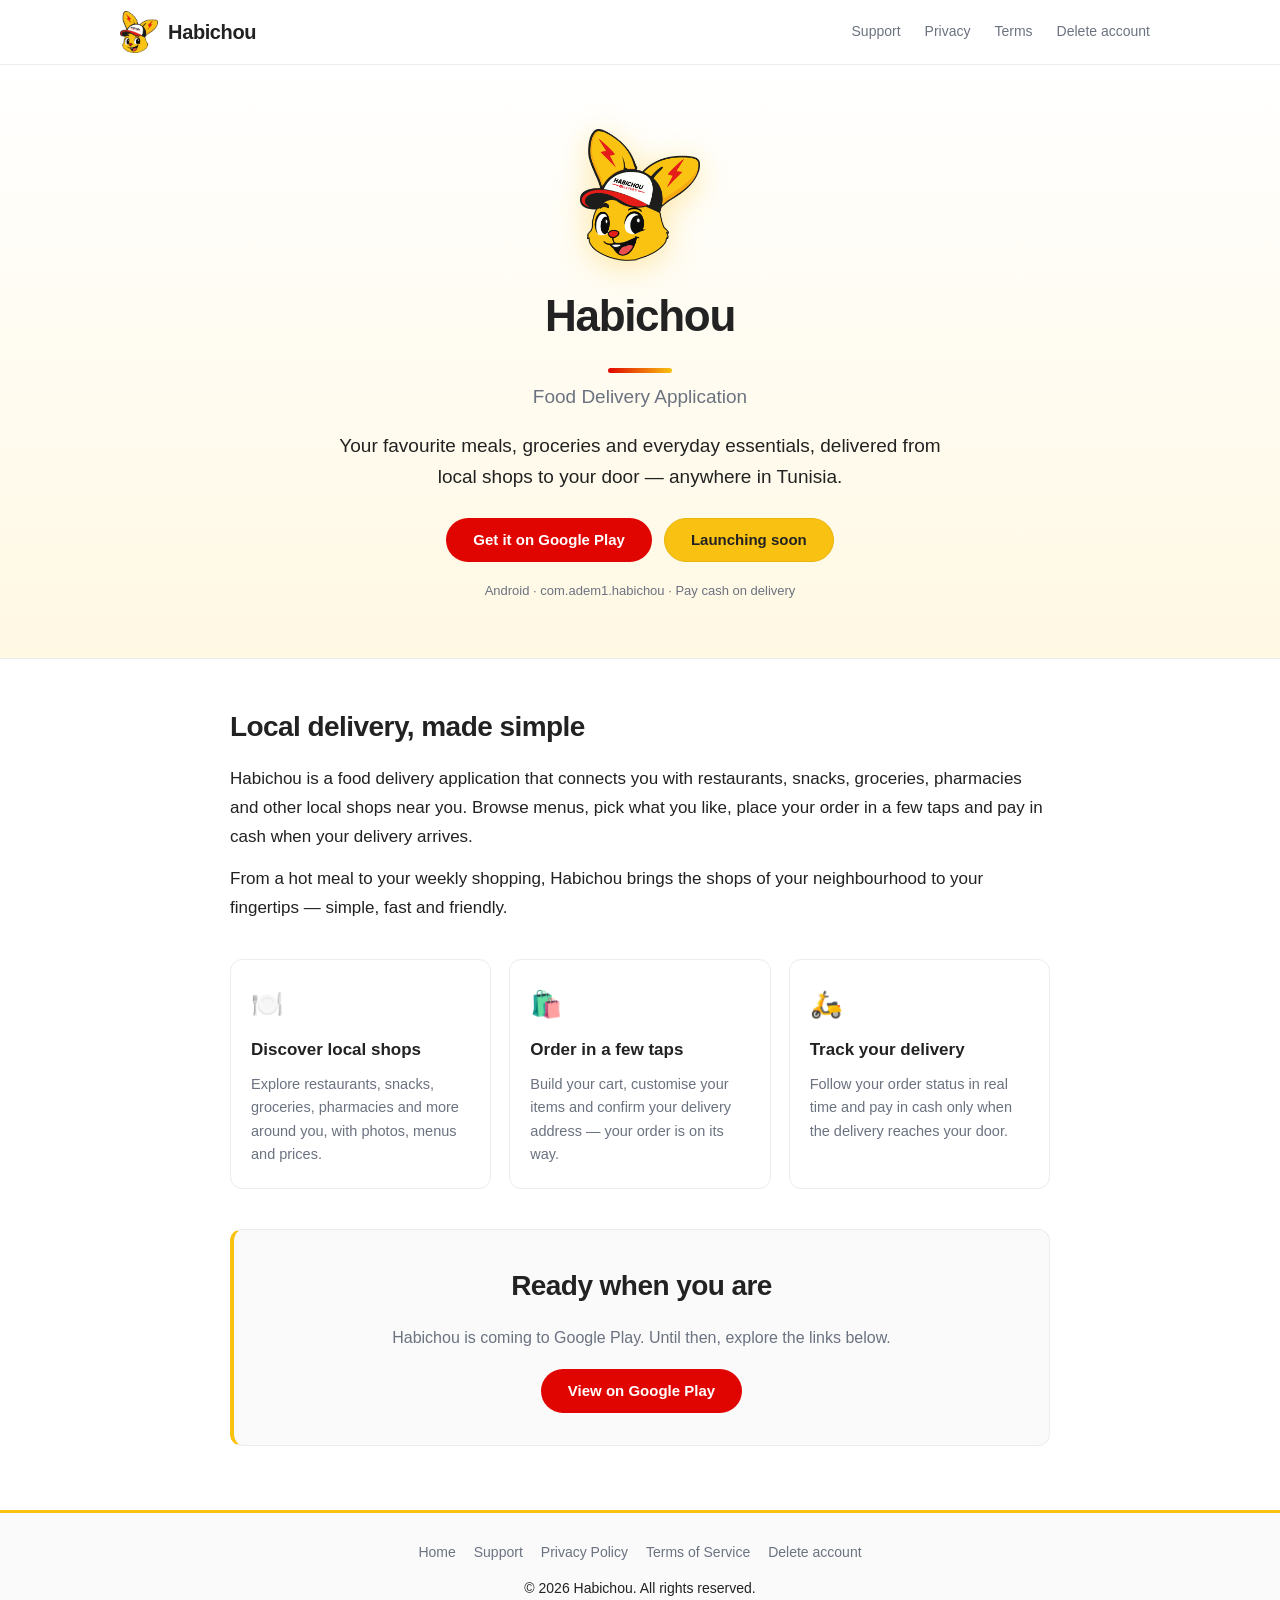
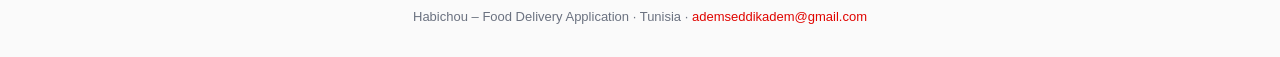
<file: index.html>
<!DOCTYPE html>
<html lang="en">
<head>
  <meta charset="UTF-8">
  <meta name="viewport" content="width=device-width, initial-scale=1.0">

  <!-- Google site verification (placeholder — replace with the real value) -->
  <meta name="google-site-verification" content="4Itu-ewyNa8YFQB4Q2CWP-FFPDkBSFQiHcmTzT5gucU">

  <!-- SEO -->
  <title>Habichou – Food Delivery Application in Tunisia</title>
  <meta name="description" content="Habichou delivers meals, groceries and everyday products from your favourite local shops in Tunisia. Discover restaurants, order food and get it delivered to your door.">
  <meta name="robots" content="index, follow">
  <meta property="og:title" content="Habichou – Food Delivery Application in Tunisia">
  <meta property="og:description" content="Meals, groceries and everyday products delivered from local shops in Tunisia.">
  <meta property="og:type" content="website">

  <link rel="icon" type="image/png" href="/logo.png">
  <link rel="stylesheet" href="/styles.css">
</head>
<body>

  <!-- Header -->
  <header class="site-header">
    <div class="container header-inner">
      <a href="/" class="brand" aria-label="Habichou home">
        <img src="/logo.png" alt="Habichou logo" class="brand-logo" width="40" height="44">
        <span class="brand-name">Habichou</span>
      </a>
      <nav class="site-nav" aria-label="Main navigation">
        <a href="/support">Support</a>
        <a href="/privacy">Privacy</a>
        <a href="/terms">Terms</a>
        <a href="/delete-account">Delete account</a>
      </nav>
    </div>
  </header>

  <!-- Hero -->
  <section class="hero hero-home" id="top">
    <div class="container">
      <img src="/logo.png" alt="Habichou logo" class="hero-logo hero-logo-lg">
      <h1 class="hero-title">Habichou</h1>
      <p class="hero-subtitle">Food Delivery Application</p>
      <p class="hero-tagline">
        Your favourite meals, groceries and everyday essentials, delivered from
        local shops to your door — anywhere in Tunisia.
      </p>
      <div class="hero-actions">
        <a class="btn btn-primary" href="https://play.google.com/store/apps/details?id=com.adem1.habichou">
          Get it on Google Play
        </a>
        <span class="btn btn-soft" role="note">Launching soon</span>
      </div>
      <p class="hero-fineprint">Android · com.adem1.habichou · Pay cash on delivery</p>
    </div>
  </section>

  <!-- About -->
  <main class="container page-main">
    <section class="page-intro">
      <h2>Local delivery, made simple</h2>
      <p>
        Habichou is a food delivery application that connects you with restaurants,
        snacks, groceries, pharmacies and other local shops near you. Browse menus,
        pick what you like, place your order in a few taps and pay in cash when your
        delivery arrives.
      </p>
      <p>
        From a hot meal to your weekly shopping, Habichou brings the shops of your
        neighbourhood to your fingertips — simple, fast and friendly.
      </p>
    </section>

    <section class="feature-grid" aria-label="What Habichou offers">
      <div class="feature-card">
        <span class="feature-icon" aria-hidden="true">🍽️</span>
        <h3>Discover local shops</h3>
        <p>Explore restaurants, snacks, groceries, pharmacies and more around you, with photos, menus and prices.</p>
      </div>
      <div class="feature-card">
        <span class="feature-icon" aria-hidden="true">🛍️</span>
        <h3>Order in a few taps</h3>
        <p>Build your cart, customise your items and confirm your delivery address — your order is on its way.</p>
      </div>
      <div class="feature-card">
        <span class="feature-icon" aria-hidden="true">🛵</span>
        <h3>Track your delivery</h3>
        <p>Follow your order status in real time and pay in cash only when the delivery reaches your door.</p>
      </div>
    </section>

    <section class="page-cta">
      <h2>Ready when you are</h2>
      <p>Habichou is coming to Google Play. Until then, explore the links below.</p>
      <a class="btn btn-primary" href="https://play.google.com/store/apps/details?id=com.adem1.habichou">
        View on Google Play
      </a>
    </section>
  </main>

  <!-- Footer -->
  <footer class="site-footer">
    <div class="container footer-inner">
      <nav class="footer-nav" aria-label="Footer navigation">
        <a href="/">Home</a>
        <a href="/support">Support</a>
        <a href="/privacy">Privacy Policy</a>
        <a href="/terms">Terms of Service</a>
        <a href="/delete-account">Delete account</a>
      </nav>
      <p>&copy; 2026 Habichou. All rights reserved.</p>
      <p class="footer-note">Habichou – Food Delivery Application · Tunisia · <a href="mailto:ademseddikadem@gmail.com">ademseddikadem@gmail.com</a></p>
    </div>
  </footer>

</body>
</html>
</file>
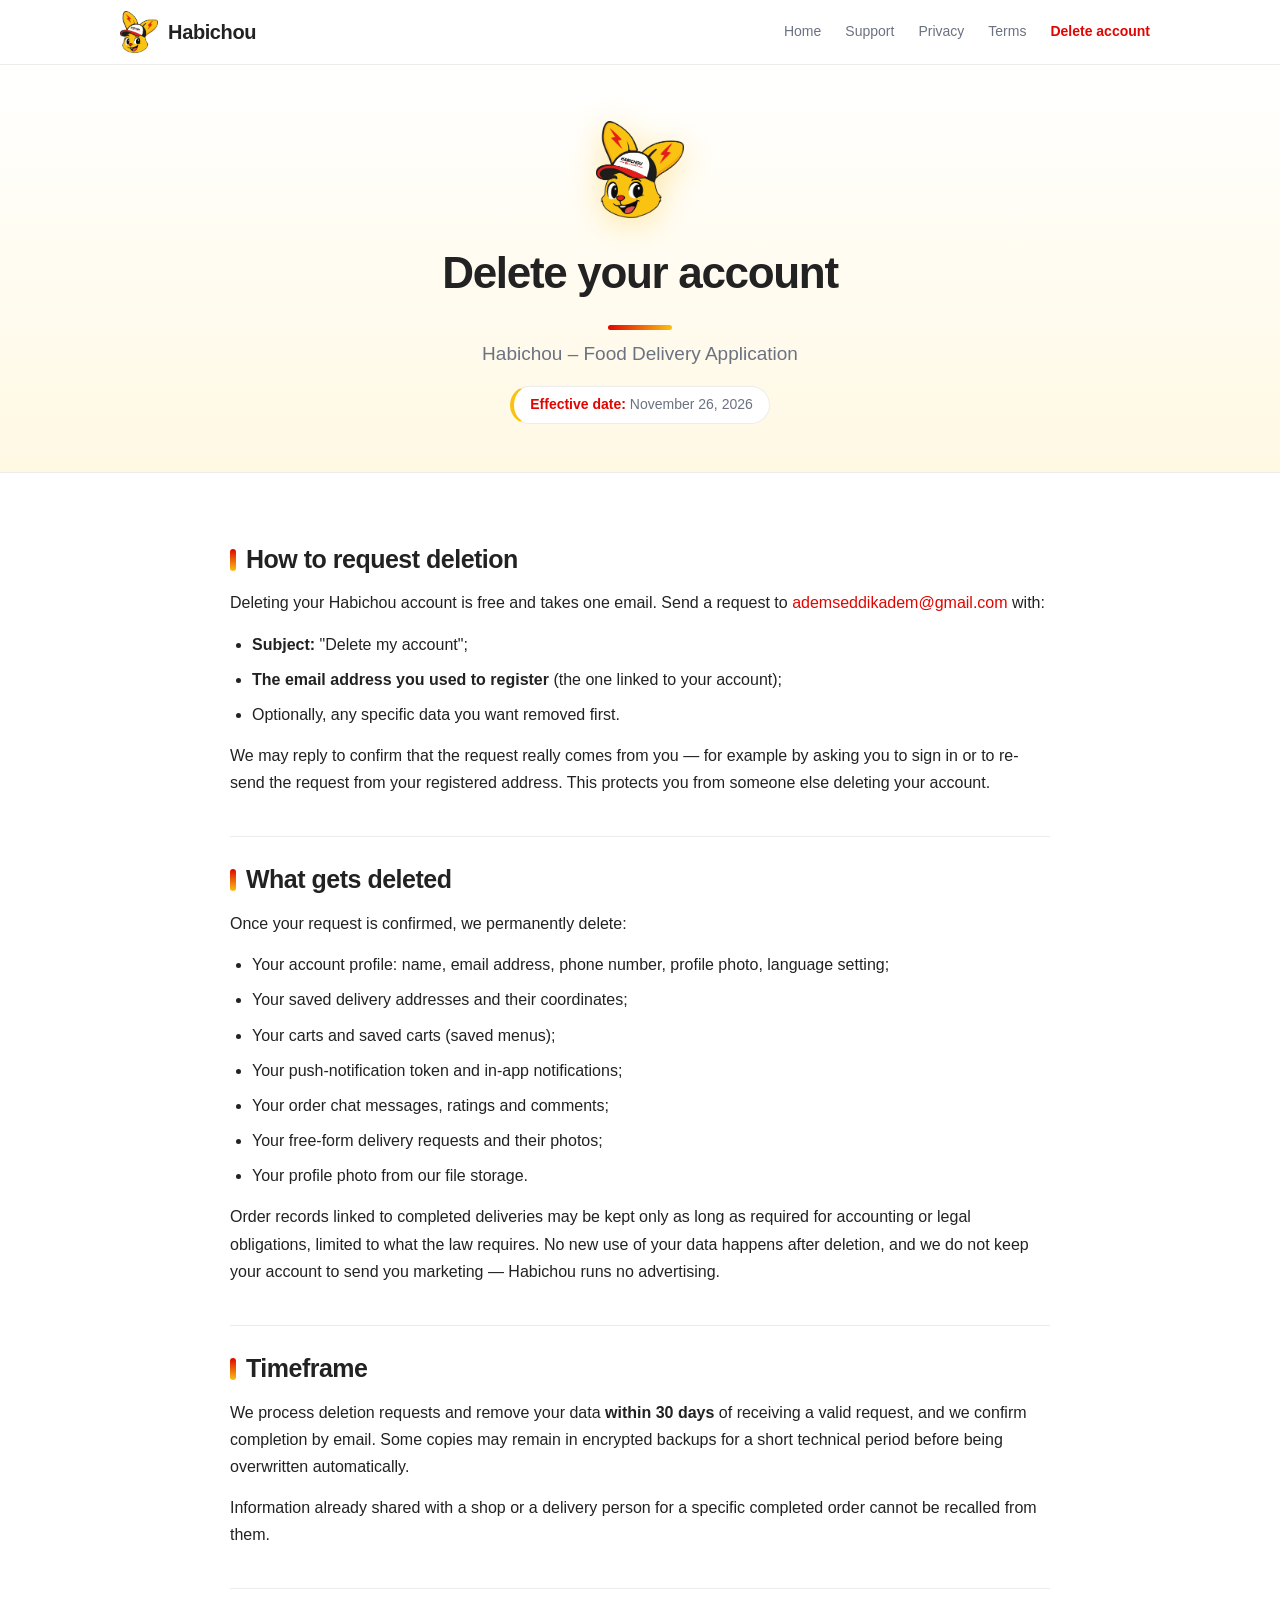
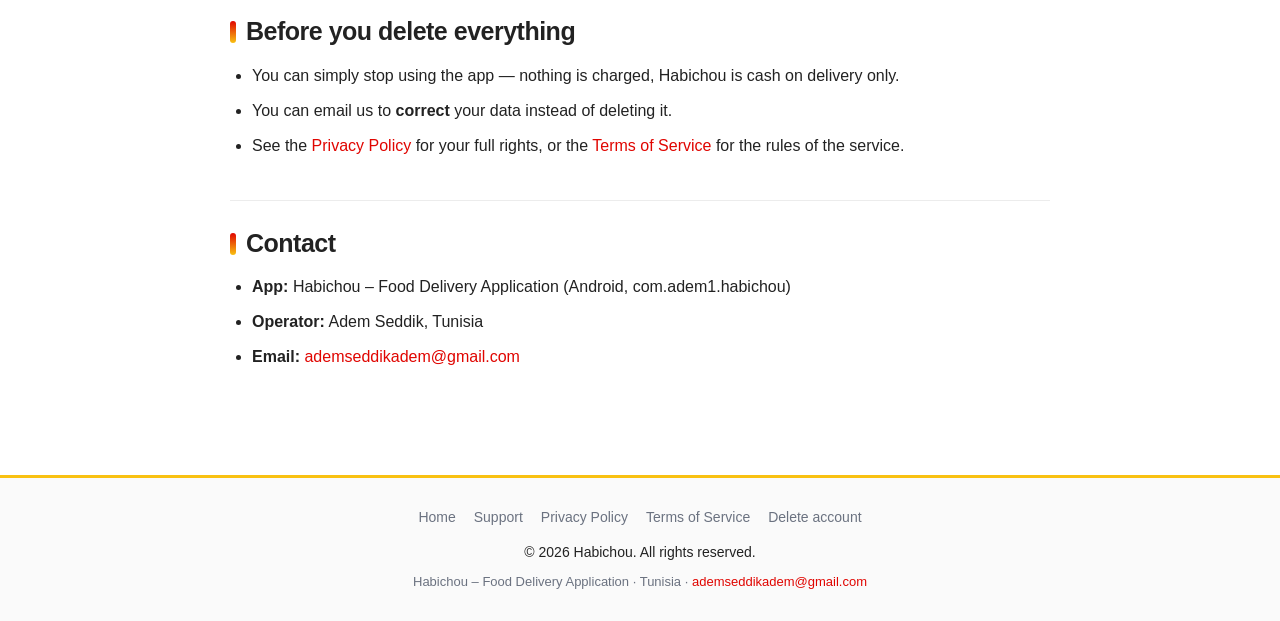
<file: delete-account.html>
<!DOCTYPE html>
<html lang="en">
<head>
  <meta charset="UTF-8">
  <meta name="viewport" content="width=device-width, initial-scale=1.0">

  <!-- SEO -->
  <title>Delete My Account | Habichou</title>
  <meta name="description" content="How to request deletion of your Habichou account and personal data: what is deleted, how to ask, and the timeframe.">
  <meta name="robots" content="index, follow">
  <meta property="og:title" content="Delete My Account | Habichou">
  <meta property="og:description" content="Request deletion of your Habichou account and personal data.">
  <meta property="og:type" content="website">

  <link rel="icon" type="image/png" href="/logo.png">
  <link rel="stylesheet" href="/styles.css">
</head>
<body>

  <!-- Header -->
  <header class="site-header">
    <div class="container header-inner">
      <a href="/" class="brand" aria-label="Habichou home">
        <img src="/logo.png" alt="Habichou logo" class="brand-logo" width="40" height="44">
        <span class="brand-name">Habichou</span>
      </a>
      <nav class="site-nav" aria-label="Main navigation">
        <a href="/">Home</a>
        <a href="/support">Support</a>
        <a href="/privacy">Privacy</a>
        <a href="/terms">Terms</a>
        <a href="/delete-account" aria-current="page">Delete account</a>
      </nav>
    </div>
  </header>

  <!-- Page title -->
  <section class="hero" id="top">
    <div class="container">
      <img src="/logo.png" alt="Habichou logo" class="hero-logo">
      <h1 class="hero-title">Delete your account</h1>
      <p class="hero-subtitle">Habichou – Food Delivery Application</p>
      <p class="hero-date"><span class="date-label">Effective date:</span> November 26, 2026</p>
    </div>
  </section>

  <!-- Content -->
  <main class="container page-main">
    <article class="legal">

      <section id="how">
        <h2>How to request deletion</h2>
        <p>
          Deleting your Habichou account is free and takes one email. Send a
          request to <a href="mailto:ademseddikadem@gmail.com">ademseddikadem@gmail.com</a>
          with:
        </p>
        <ul>
          <li><strong>Subject:</strong> "Delete my account";</li>
          <li><strong>The email address you used to register</strong> (the one linked to your account);</li>
          <li>Optionally, any specific data you want removed first.</li>
        </ul>
        <p>
          We may reply to confirm that the request really comes from you — for
          example by asking you to sign in or to re-send the request from your
          registered address. This protects you from someone else deleting your
          account.
        </p>
      </section>

      <section id="what">
        <h2>What gets deleted</h2>
        <p>Once your request is confirmed, we permanently delete:</p>
        <ul>
          <li>Your account profile: name, email address, phone number, profile photo, language setting;</li>
          <li>Your saved delivery addresses and their coordinates;</li>
          <li>Your carts and saved carts (saved menus);</li>
          <li>Your push-notification token and in-app notifications;</li>
          <li>Your order chat messages, ratings and comments;</li>
          <li>Your free-form delivery requests and their photos;</li>
          <li>Your profile photo from our file storage.</li>
        </ul>
        <p>
          Order records linked to completed deliveries may be kept only as long as
          required for accounting or legal obligations, limited to what the law
          requires. No new use of your data happens after deletion, and we do not
          keep your account to send you marketing — Habichou runs no advertising.
        </p>
      </section>

      <section id="time">
        <h2>Timeframe</h2>
        <p>
          We process deletion requests and remove your data
          <strong>within 30 days</strong> of receiving a valid request, and we
          confirm completion by email. Some copies may remain in encrypted backups
          for a short technical period before being overwritten automatically.
        </p>
        <p>
          Information already shared with a shop or a delivery person for a
          specific completed order cannot be recalled from them.
        </p>
      </section>

      <section id="alternatives">
        <h2>Before you delete everything</h2>
        <ul>
          <li>You can simply stop using the app — nothing is charged, Habichou is cash on delivery only.</li>
          <li>You can email us to <strong>correct</strong> your data instead of deleting it.</li>
          <li>See the <a href="/privacy">Privacy Policy</a> for your full rights, or the <a href="/terms">Terms of Service</a> for the rules of the service.</li>
        </ul>
      </section>

      <section id="contact">
        <h2>Contact</h2>
        <ul>
          <li><strong>App:</strong> Habichou – Food Delivery Application (Android, com.adem1.habichou)</li>
          <li><strong>Operator:</strong> Adem Seddik, Tunisia</li>
          <li><strong>Email:</strong> <a href="mailto:ademseddikadem@gmail.com">ademseddikadem@gmail.com</a></li>
        </ul>
      </section>

    </article>
  </main>

  <!-- Footer -->
  <footer class="site-footer">
    <div class="container footer-inner">
      <nav class="footer-nav" aria-label="Footer navigation">
        <a href="/">Home</a>
        <a href="/support">Support</a>
        <a href="/privacy">Privacy Policy</a>
        <a href="/terms">Terms of Service</a>
        <a href="/delete-account">Delete account</a>
      </nav>
      <p>&copy; 2026 Habichou. All rights reserved.</p>
      <p class="footer-note">Habichou – Food Delivery Application · Tunisia · <a href="mailto:ademseddikadem@gmail.com">ademseddikadem@gmail.com</a></p>
    </div>
  </footer>

</body>
</html>
</file>
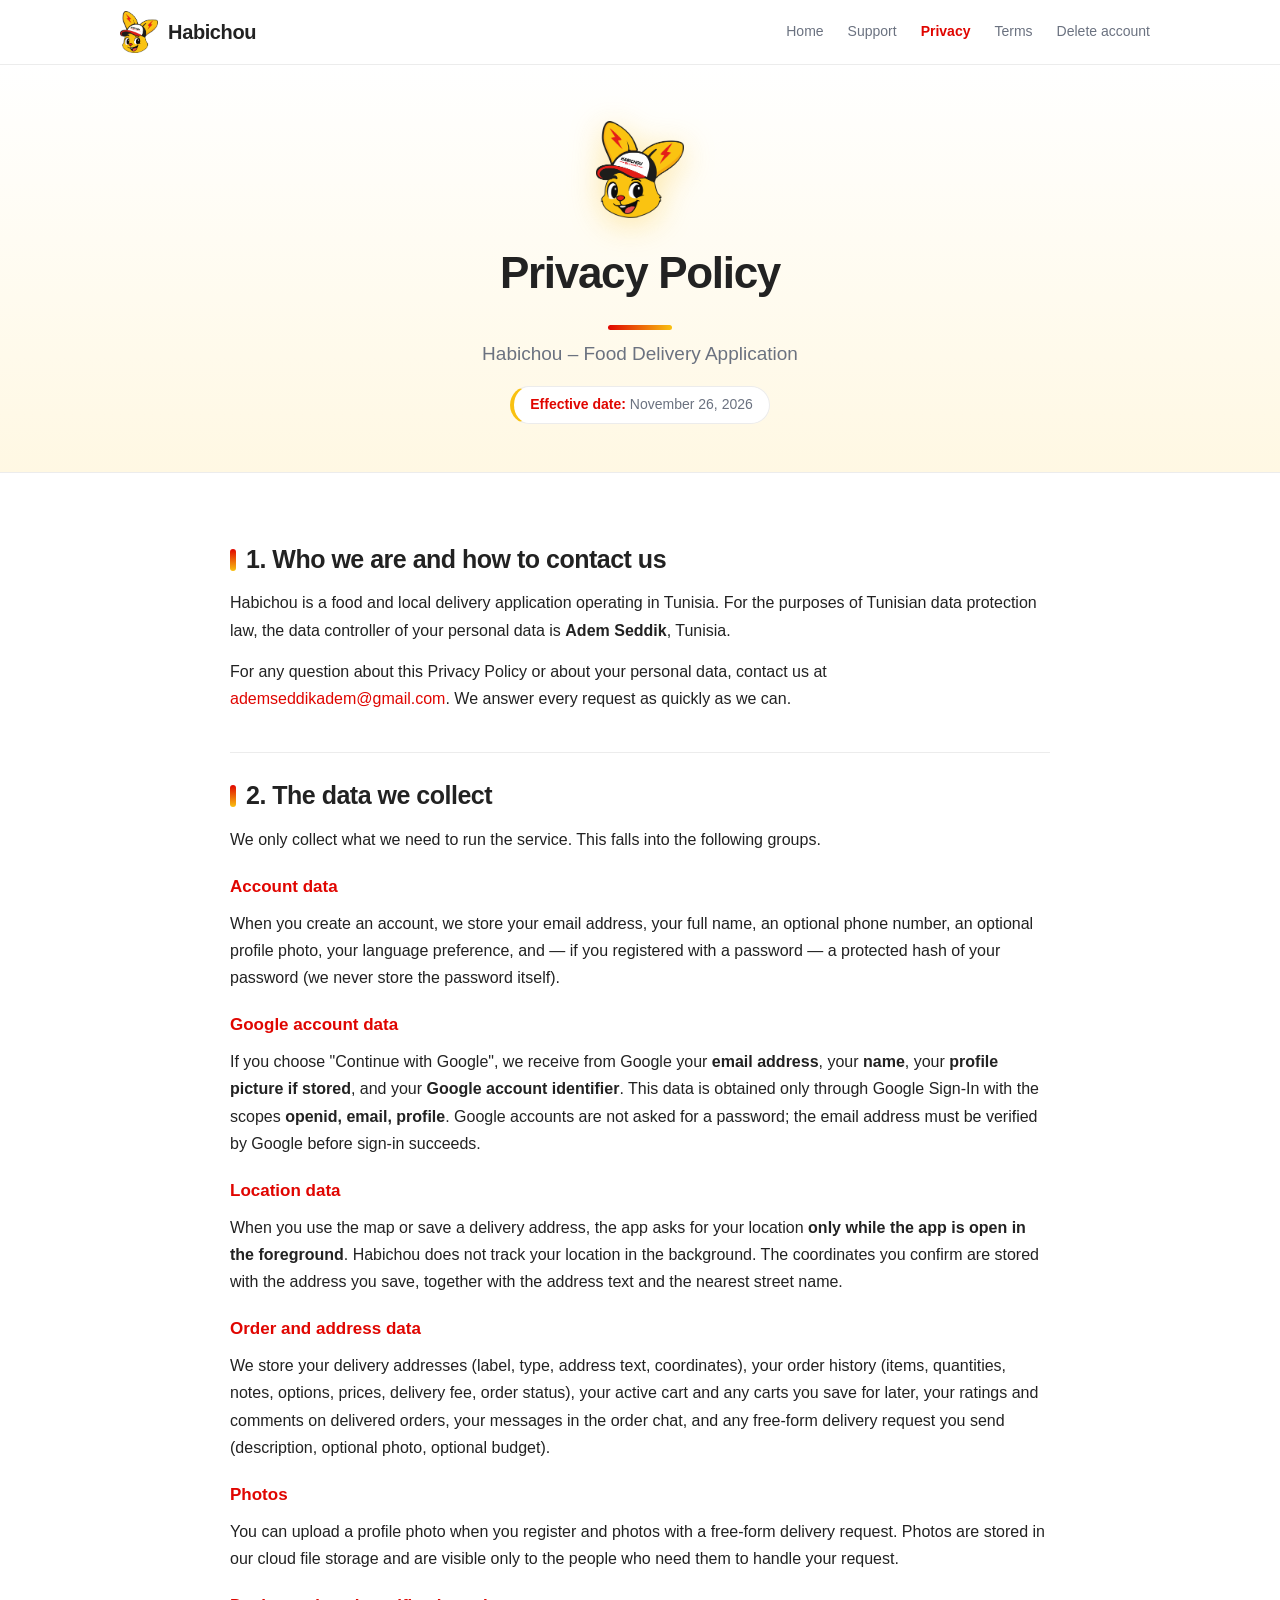
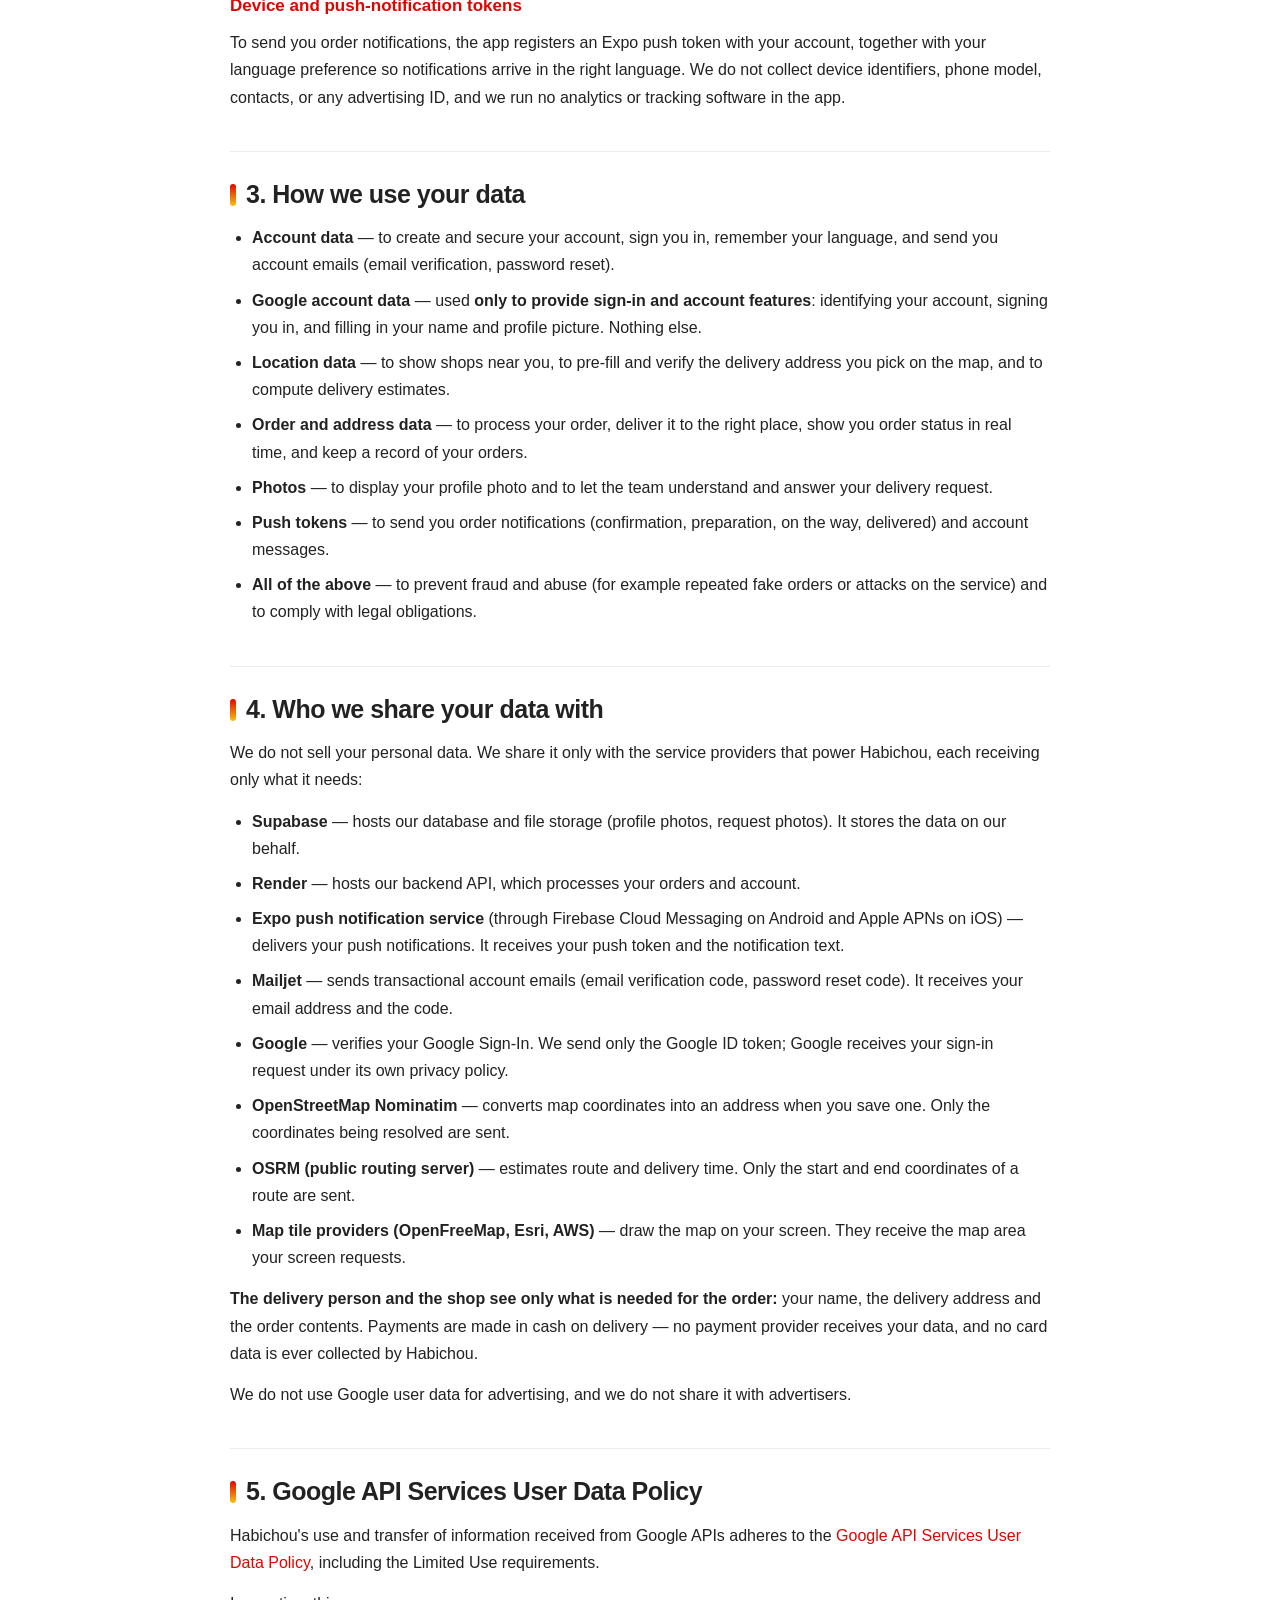
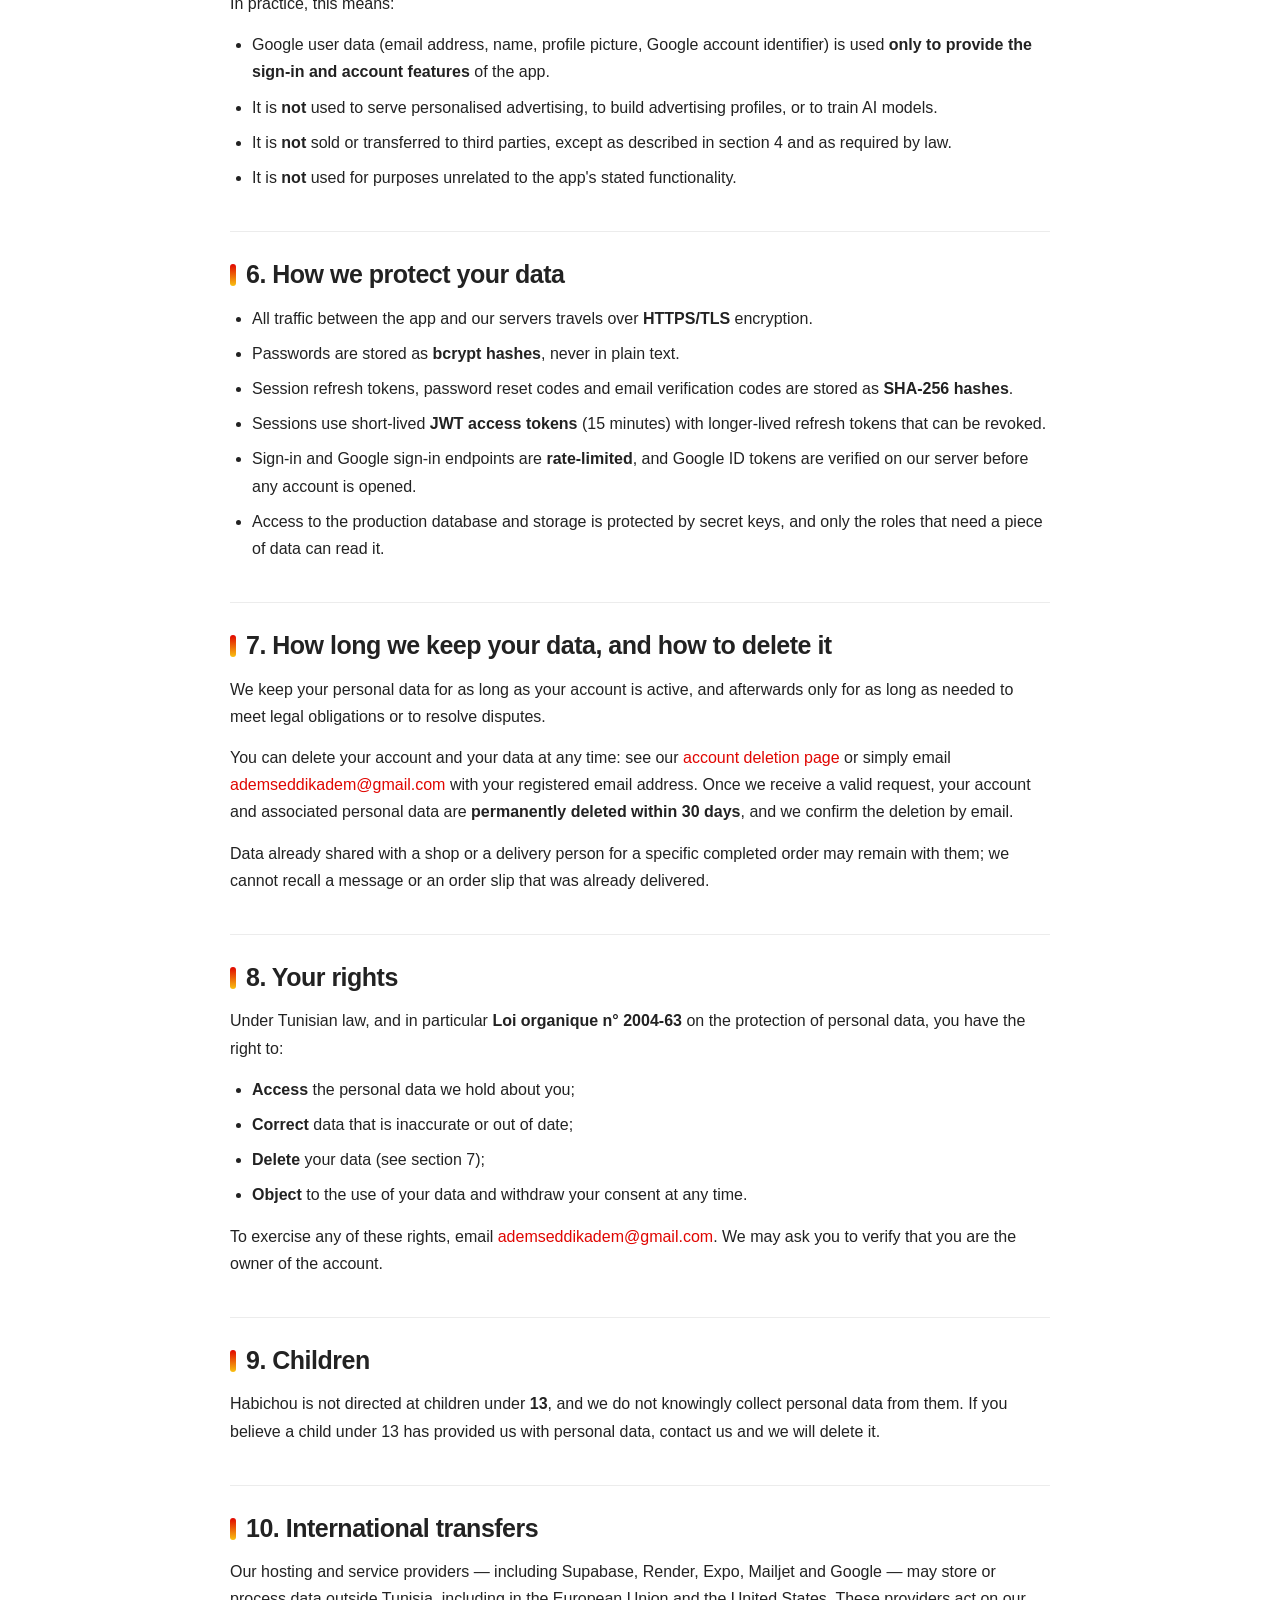
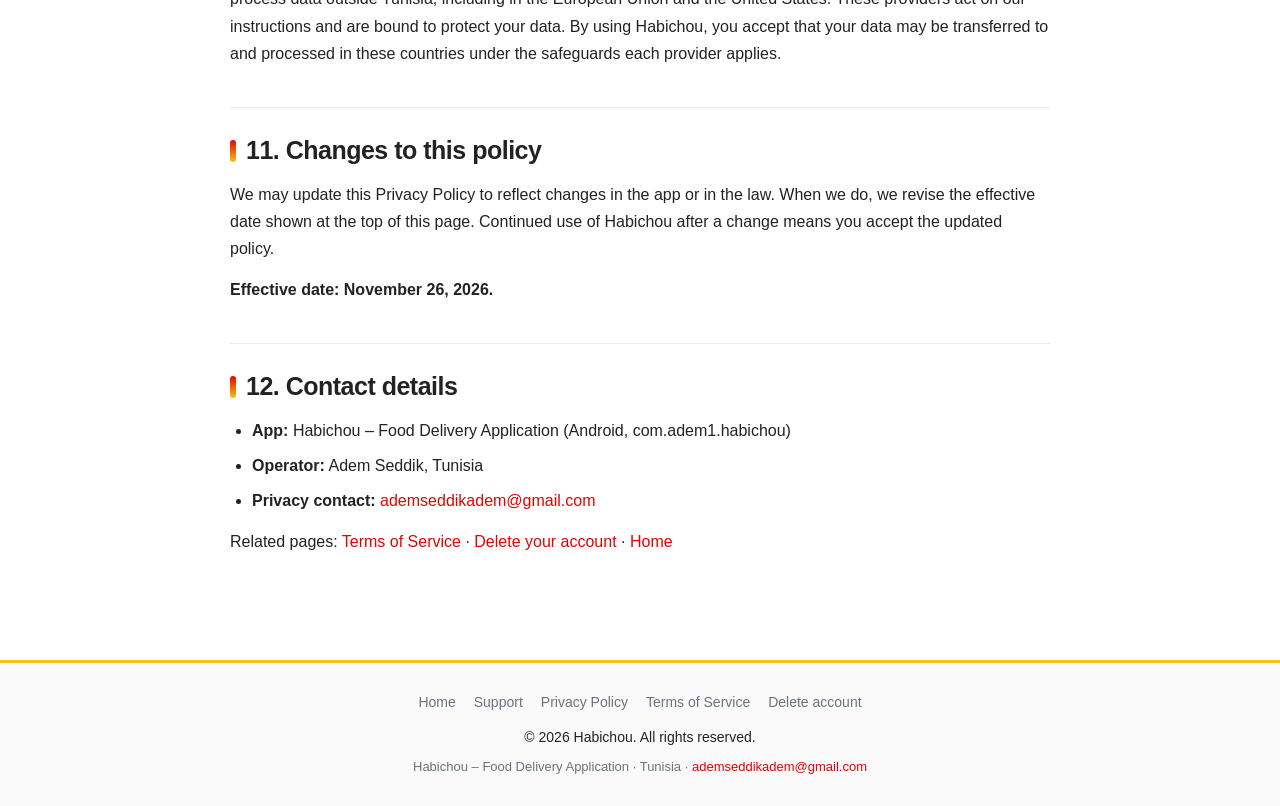
<file: privacy.html>
<!DOCTYPE html>
<html lang="en">
<head>
  <meta charset="UTF-8">
  <meta name="viewport" content="width=device-width, initial-scale=1.0">

  <!-- SEO -->
  <title>Privacy Policy | Habichou</title>
  <meta name="description" content="Privacy Policy for the Habichou food delivery application: what data we collect, how we use it, who we share it with, and your rights under Tunisian law.">
  <meta name="robots" content="index, follow">
  <meta property="og:title" content="Privacy Policy | Habichou">
  <meta property="og:description" content="How Habichou collects, uses and protects your personal data.">
  <meta property="og:type" content="website">

  <link rel="icon" type="image/png" href="/logo.png">
  <link rel="stylesheet" href="/styles.css">
</head>
<body>

  <!-- Header -->
  <header class="site-header">
    <div class="container header-inner">
      <a href="/" class="brand" aria-label="Habichou home">
        <img src="/logo.png" alt="Habichou logo" class="brand-logo" width="40" height="44">
        <span class="brand-name">Habichou</span>
      </a>
      <nav class="site-nav" aria-label="Main navigation">
        <a href="/">Home</a>
        <a href="/support">Support</a>
        <a href="/privacy" aria-current="page">Privacy</a>
        <a href="/terms">Terms</a>
        <a href="/delete-account">Delete account</a>
      </nav>
    </div>
  </header>

  <!-- Page title -->
  <section class="hero" id="top">
    <div class="container">
      <img src="/logo.png" alt="Habichou logo" class="hero-logo">
      <h1 class="hero-title">Privacy Policy</h1>
      <p class="hero-subtitle">Habichou – Food Delivery Application</p>
      <p class="hero-date"><span class="date-label">Effective date:</span> November 26, 2026</p>
    </div>
  </section>

  <!-- Content -->
  <main class="container page-main">
    <article class="legal">

      <section id="who">
        <h2>1. Who we are and how to contact us</h2>
        <p>
          Habichou is a food and local delivery application operating in Tunisia.
          For the purposes of Tunisian data protection law, the data controller of
          your personal data is <strong>Adem Seddik</strong>, Tunisia.
        </p>
        <p>
          For any question about this Privacy Policy or about your personal data,
          contact us at
          <a href="mailto:ademseddikadem@gmail.com">ademseddikadem@gmail.com</a>.
          We answer every request as quickly as we can.
        </p>
      </section>

      <section id="collect">
        <h2>2. The data we collect</h2>
        <p>We only collect what we need to run the service. This falls into the following groups.</p>

        <h3>Account data</h3>
        <p>
          When you create an account, we store your email address, your full name,
          an optional phone number, an optional profile photo, your language
          preference, and — if you registered with a password — a protected hash of
          your password (we never store the password itself).
        </p>

        <h3>Google account data</h3>
        <p>
          If you choose "Continue with Google", we receive from Google your
          <strong>email address</strong>, your <strong>name</strong>, your
          <strong>profile picture if stored</strong>, and your
          <strong>Google account identifier</strong>. This data is obtained only
          through Google Sign-In with the scopes <strong>openid, email, profile</strong>.
          Google accounts are not asked for a password; the email address must be
          verified by Google before sign-in succeeds.
        </p>

        <h3>Location data</h3>
        <p>
          When you use the map or save a delivery address, the app asks for your
          location <strong>only while the app is open in the foreground</strong>.
          Habichou does not track your location in the background. The
          coordinates you confirm are stored with the address you save, together
          with the address text and the nearest street name.
        </p>

        <h3>Order and address data</h3>
        <p>
          We store your delivery addresses (label, type, address text, coordinates),
          your order history (items, quantities, notes, options, prices, delivery
          fee, order status), your active cart and any carts you save for later,
          your ratings and comments on delivered orders, your messages in the order
          chat, and any free-form delivery request you send (description, optional
          photo, optional budget).
        </p>

        <h3>Photos</h3>
        <p>
          You can upload a profile photo when you register and photos with a
          free-form delivery request. Photos are stored in our cloud file storage
          and are visible only to the people who need them to handle your request.
        </p>

        <h3>Device and push-notification tokens</h3>
        <p>
          To send you order notifications, the app registers an Expo push token
          with your account, together with your language preference so notifications
          arrive in the right language. We do not collect device identifiers, phone
          model, contacts, or any advertising ID, and we run no analytics or
          tracking software in the app.
        </p>
      </section>

      <section id="use">
        <h2>3. How we use your data</h2>
        <ul>
          <li><strong>Account data</strong> — to create and secure your account, sign you in, remember your language, and send you account emails (email verification, password reset).</li>
          <li><strong>Google account data</strong> — used <strong>only to provide sign-in and account features</strong>: identifying your account, signing you in, and filling in your name and profile picture. Nothing else.</li>
          <li><strong>Location data</strong> — to show shops near you, to pre-fill and verify the delivery address you pick on the map, and to compute delivery estimates.</li>
          <li><strong>Order and address data</strong> — to process your order, deliver it to the right place, show you order status in real time, and keep a record of your orders.</li>
          <li><strong>Photos</strong> — to display your profile photo and to let the team understand and answer your delivery request.</li>
          <li><strong>Push tokens</strong> — to send you order notifications (confirmation, preparation, on the way, delivered) and account messages.</li>
          <li><strong>All of the above</strong> — to prevent fraud and abuse (for example repeated fake orders or attacks on the service) and to comply with legal obligations.</li>
        </ul>
      </section>

      <section id="share">
        <h2>4. Who we share your data with</h2>
        <p>
          We do not sell your personal data. We share it only with the service
          providers that power Habichou, each receiving only what it needs:
        </p>
        <ul>
          <li><strong>Supabase</strong> — hosts our database and file storage (profile photos, request photos). It stores the data on our behalf.</li>
          <li><strong>Render</strong> — hosts our backend API, which processes your orders and account.</li>
          <li><strong>Expo push notification service</strong> (through Firebase Cloud Messaging on Android and Apple APNs on iOS) — delivers your push notifications. It receives your push token and the notification text.</li>
          <li><strong>Mailjet</strong> — sends transactional account emails (email verification code, password reset code). It receives your email address and the code.</li>
          <li><strong>Google</strong> — verifies your Google Sign-In. We send only the Google ID token; Google receives your sign-in request under its own privacy policy.</li>
          <li><strong>OpenStreetMap Nominatim</strong> — converts map coordinates into an address when you save one. Only the coordinates being resolved are sent.</li>
          <li><strong>OSRM (public routing server)</strong> — estimates route and delivery time. Only the start and end coordinates of a route are sent.</li>
          <li><strong>Map tile providers (OpenFreeMap, Esri, AWS)</strong> — draw the map on your screen. They receive the map area your screen requests.</li>
        </ul>
        <p>
          <strong>The delivery person and the shop see only what is needed for the
          order:</strong> your name, the delivery address and the order contents.
          Payments are made in cash on delivery — no payment provider receives your
          data, and no card data is ever collected by Habichou.
        </p>
        <p>
          We do not use Google user data for advertising, and we do not share it
          with advertisers.
        </p>
      </section>

      <section id="google-policy">
        <h2>5. Google API Services User Data Policy</h2>
        <p>
          Habichou's use and transfer of information received from Google APIs
          adheres to the
          <a href="https://developers.google.com/identity/protocols/google-api-user-data-policy" rel="noopener" target="_blank">Google API Services User Data Policy</a>,
          including the Limited Use requirements.
        </p>
        <p>In practice, this means:</p>
        <ul>
          <li>Google user data (email address, name, profile picture, Google account identifier) is used <strong>only to provide the sign-in and account features</strong> of the app.</li>
          <li>It is <strong>not</strong> used to serve personalised advertising, to build advertising profiles, or to train AI models.</li>
          <li>It is <strong>not</strong> sold or transferred to third parties, except as described in section 4 and as required by law.</li>
          <li>It is <strong>not</strong> used for purposes unrelated to the app's stated functionality.</li>
        </ul>
      </section>

      <section id="security">
        <h2>6. How we protect your data</h2>
        <ul>
          <li>All traffic between the app and our servers travels over <strong>HTTPS/TLS</strong> encryption.</li>
          <li>Passwords are stored as <strong>bcrypt hashes</strong>, never in plain text.</li>
          <li>Session refresh tokens, password reset codes and email verification codes are stored as <strong>SHA-256 hashes</strong>.</li>
          <li>Sessions use short-lived <strong>JWT access tokens</strong> (15 minutes) with longer-lived refresh tokens that can be revoked.</li>
          <li>Sign-in and Google sign-in endpoints are <strong>rate-limited</strong>, and Google ID tokens are verified on our server before any account is opened.</li>
          <li>Access to the production database and storage is protected by secret keys, and only the roles that need a piece of data can read it.</li>
        </ul>
      </section>

      <section id="retention">
        <h2>7. How long we keep your data, and how to delete it</h2>
        <p>
          We keep your personal data for as long as your account is active, and
          afterwards only for as long as needed to meet legal obligations or to
          resolve disputes.
        </p>
        <p>
          You can delete your account and your data at any time: see our
          <a href="/delete-account">account deletion page</a> or simply email
          <a href="mailto:ademseddikadem@gmail.com">ademseddikadem@gmail.com</a>
          with your registered email address. Once we receive a valid request, your
          account and associated personal data are <strong>permanently deleted
          within 30 days</strong>, and we confirm the deletion by email.
        </p>
        <p>
          Data already shared with a shop or a delivery person for a specific
          completed order may remain with them; we cannot recall a message or an
          order slip that was already delivered.
        </p>
      </section>

      <section id="rights">
        <h2>8. Your rights</h2>
        <p>
          Under Tunisian law, and in particular <strong>Loi organique n° 2004-63</strong>
          on the protection of personal data, you have the right to:
        </p>
        <ul>
          <li><strong>Access</strong> the personal data we hold about you;</li>
          <li><strong>Correct</strong> data that is inaccurate or out of date;</li>
          <li><strong>Delete</strong> your data (see section 7);</li>
          <li><strong>Object</strong> to the use of your data and withdraw your consent at any time.</li>
        </ul>
        <p>
          To exercise any of these rights, email
          <a href="mailto:ademseddikadem@gmail.com">ademseddikadem@gmail.com</a>.
          We may ask you to verify that you are the owner of the account.
        </p>
      </section>

      <section id="children">
        <h2>9. Children</h2>
        <p>
          Habichou is not directed at children under <strong>13</strong>, and we do
          not knowingly collect personal data from them. If you believe a child
          under 13 has provided us with personal data, contact us and we will
          delete it.
        </p>
      </section>

      <section id="transfers">
        <h2>10. International transfers</h2>
        <p>
          Our hosting and service providers — including Supabase, Render, Expo,
          Mailjet and Google — may store or process data outside Tunisia, including
          in the European Union and the United States. These providers act on our
          instructions and are bound to protect your data. By using Habichou, you
          accept that your data may be transferred to and processed in these
          countries under the safeguards each provider applies.
        </p>
      </section>

      <section id="changes">
        <h2>11. Changes to this policy</h2>
        <p>
          We may update this Privacy Policy to reflect changes in the app or in the
          law. When we do, we revise the effective date shown at the top of this
          page. Continued use of Habichou after a change means you accept the
          updated policy.
        </p>
        <p><strong>Effective date: November 26, 2026.</strong></p>
      </section>

      <section id="contact">
        <h2>12. Contact details</h2>
        <ul>
          <li><strong>App:</strong> Habichou – Food Delivery Application (Android, com.adem1.habichou)</li>
          <li><strong>Operator:</strong> Adem Seddik, Tunisia</li>
          <li><strong>Privacy contact:</strong> <a href="mailto:ademseddikadem@gmail.com">ademseddikadem@gmail.com</a></li>
        </ul>
        <p>
          Related pages: <a href="/terms">Terms of Service</a> ·
          <a href="/delete-account">Delete your account</a> ·
          <a href="/">Home</a>
        </p>
      </section>

    </article>
  </main>

  <!-- Footer -->
  <footer class="site-footer">
    <div class="container footer-inner">
      <nav class="footer-nav" aria-label="Footer navigation">
        <a href="/">Home</a>
        <a href="/support">Support</a>
        <a href="/privacy">Privacy Policy</a>
        <a href="/terms">Terms of Service</a>
        <a href="/delete-account">Delete account</a>
      </nav>
      <p>&copy; 2026 Habichou. All rights reserved.</p>
      <p class="footer-note">Habichou – Food Delivery Application · Tunisia · <a href="mailto:ademseddikadem@gmail.com">ademseddikadem@gmail.com</a></p>
    </div>
  </footer>

</body>
</html>
</file>
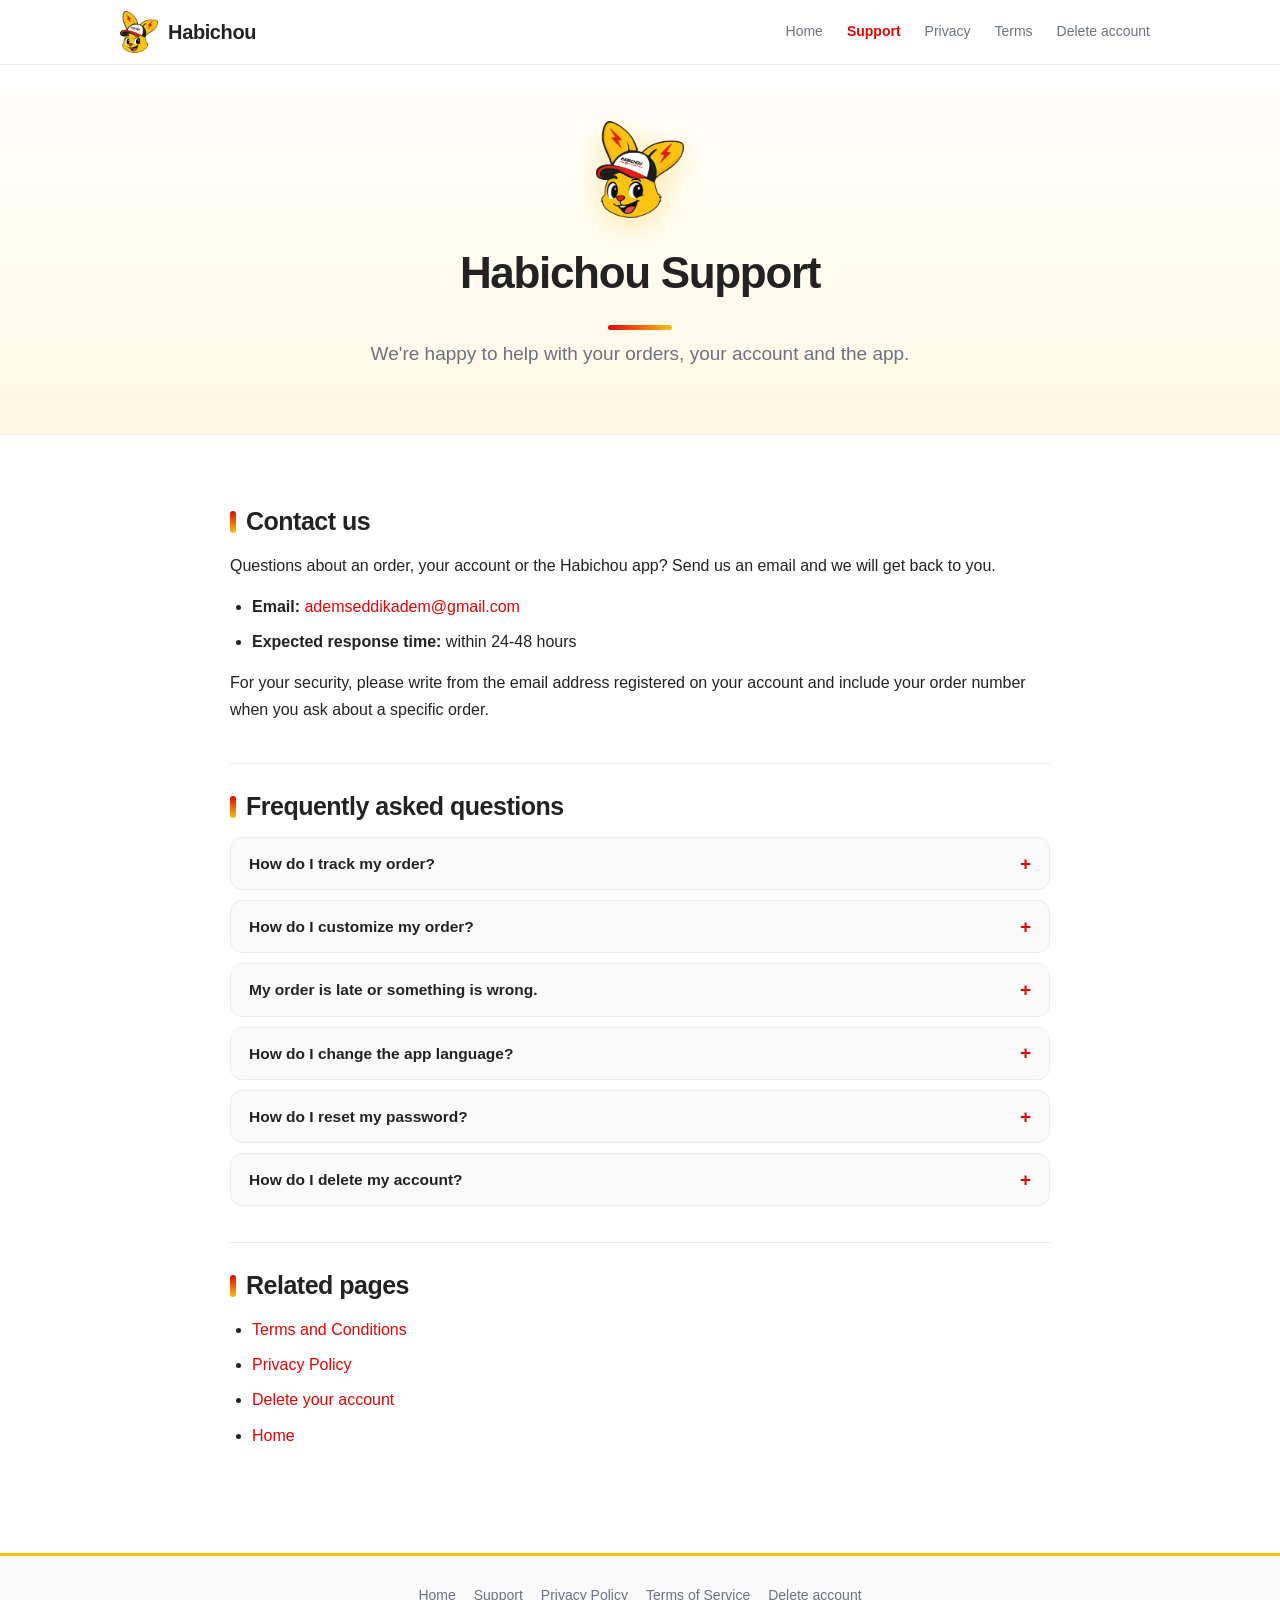
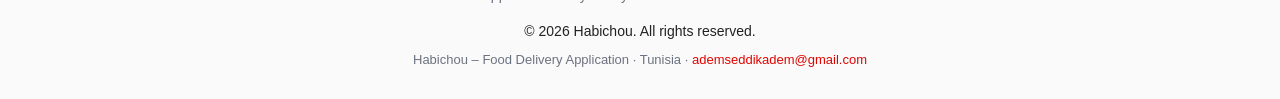
<file: support.html>
<!DOCTYPE html>
<html lang="en">
<head>
  <meta charset="UTF-8">
  <meta name="viewport" content="width=device-width, initial-scale=1.0">

  <!-- SEO -->
  <title>Habichou Support</title>
  <meta name="description" content="Habichou Support: get help with your orders, your account and the Habichou food delivery app. Email us — we reply within 24-48 hours.">
  <meta name="robots" content="index, follow">
  <meta property="og:title" content="Habichou Support">
  <meta property="og:description" content="Get help with your orders, your account and the Habichou app. We reply within 24-48 hours.">
  <meta property="og:type" content="website">

  <link rel="icon" type="image/png" href="/logo.png">
  <link rel="stylesheet" href="/styles.css">
</head>
<body>

  <!-- Header -->
  <header class="site-header">
    <div class="container header-inner">
      <a href="/" class="brand" aria-label="Habichou home">
        <img src="/logo.png" alt="Habichou logo" class="brand-logo" width="40" height="44">
        <span class="brand-name">Habichou</span>
      </a>
      <nav class="site-nav" aria-label="Main navigation">
        <a href="/">Home</a>
        <a href="/support" aria-current="page">Support</a>
        <a href="/privacy">Privacy</a>
        <a href="/terms">Terms</a>
        <a href="/delete-account">Delete account</a>
      </nav>
    </div>
  </header>

  <!-- Page title -->
  <section class="hero" id="top">
    <div class="container">
      <img src="/logo.png" alt="Habichou logo" class="hero-logo">
      <h1 class="hero-title">Habichou Support</h1>
      <p class="hero-subtitle">We're happy to help with your orders, your account and the app.</p>
    </div>
  </section>

  <!-- Content -->
  <main class="container page-main">
    <article class="legal">

      <section id="contact">
        <h2>Contact us</h2>
        <p>
          Questions about an order, your account or the Habichou app? Send us an
          email and we will get back to you.
        </p>
        <ul>
          <li><strong>Email:</strong> <a href="mailto:ademseddikadem@gmail.com">ademseddikadem@gmail.com</a></li>
          <li><strong>Expected response time:</strong> within 24-48 hours</li>
        </ul>
        <p>
          For your security, please write from the email address registered on your
          account and include your order number when you ask about a specific order.
        </p>
      </section>

      <section id="faq">
        <h2>Frequently asked questions</h2>

        <details class="faq-item">
          <summary>How do I track my order?</summary>
          <p>
            Open the order from the app. The <strong>Steps</strong> tab shows the
            progress of your order, the <strong>Map</strong> tab shows the courier
            live on the map, and the <strong>Chat</strong> tab lets you message the
            courier directly.
          </p>
        </details>

        <details class="faq-item">
          <summary>How do I customize my order?</summary>
          <p>
            On the supplements screen, choose the sauces and toppings you want.
            Tap an item up to 3 times to set how much of it you would like — each
            tap adds one portion.
          </p>
        </details>

        <details class="faq-item">
          <summary>My order is late or something is wrong.</summary>
          <p>
            Open your order and use the <strong>Chat</strong> tab to talk to the
            courier first — that is usually the fastest way to sort things out. If
            that does not help, email us at
            <a href="mailto:ademseddikadem@gmail.com">ademseddikadem@gmail.com</a>
            with your order details and we will look into it.
          </p>
        </details>

        <details class="faq-item">
          <summary>How do I change the app language?</summary>
          <p>
            Go to Settings in your profile in the app and pick your language:
            English, French or Tunisian Arabic.
          </p>
        </details>

        <details class="faq-item">
          <summary>How do I reset my password?</summary>
          <p>
            On the login screen, tap <strong>Forgot password</strong> and follow
            the steps — we will email you a code to set a new password.
          </p>
        </details>

        <details class="faq-item">
          <summary>How do I delete my account?</summary>
          <p>
            Email us at <a href="mailto:ademseddikadem@gmail.com">ademseddikadem@gmail.com</a>
            from your registered address and we will delete your account and data.
            See our <a href="/delete-account">account deletion page</a> for what is
            removed and the timeframe.
          </p>
        </details>
      </section>

      <section id="links">
        <h2>Related pages</h2>
        <ul>
          <li><a href="/terms">Terms and Conditions</a></li>
          <li><a href="/privacy">Privacy Policy</a></li>
          <li><a href="/delete-account">Delete your account</a></li>
          <li><a href="/">Home</a></li>
        </ul>
      </section>

    </article>
  </main>

  <!-- Footer -->
  <footer class="site-footer">
    <div class="container footer-inner">
      <nav class="footer-nav" aria-label="Footer navigation">
        <a href="/">Home</a>
        <a href="/support">Support</a>
        <a href="/privacy">Privacy Policy</a>
        <a href="/terms">Terms of Service</a>
        <a href="/delete-account">Delete account</a>
      </nav>
      <p>&copy; 2026 Habichou. All rights reserved.</p>
      <p class="footer-note">Habichou – Food Delivery Application · Tunisia · <a href="mailto:ademseddikadem@gmail.com">ademseddikadem@gmail.com</a></p>
    </div>
  </footer>

</body>
</html>
</file>
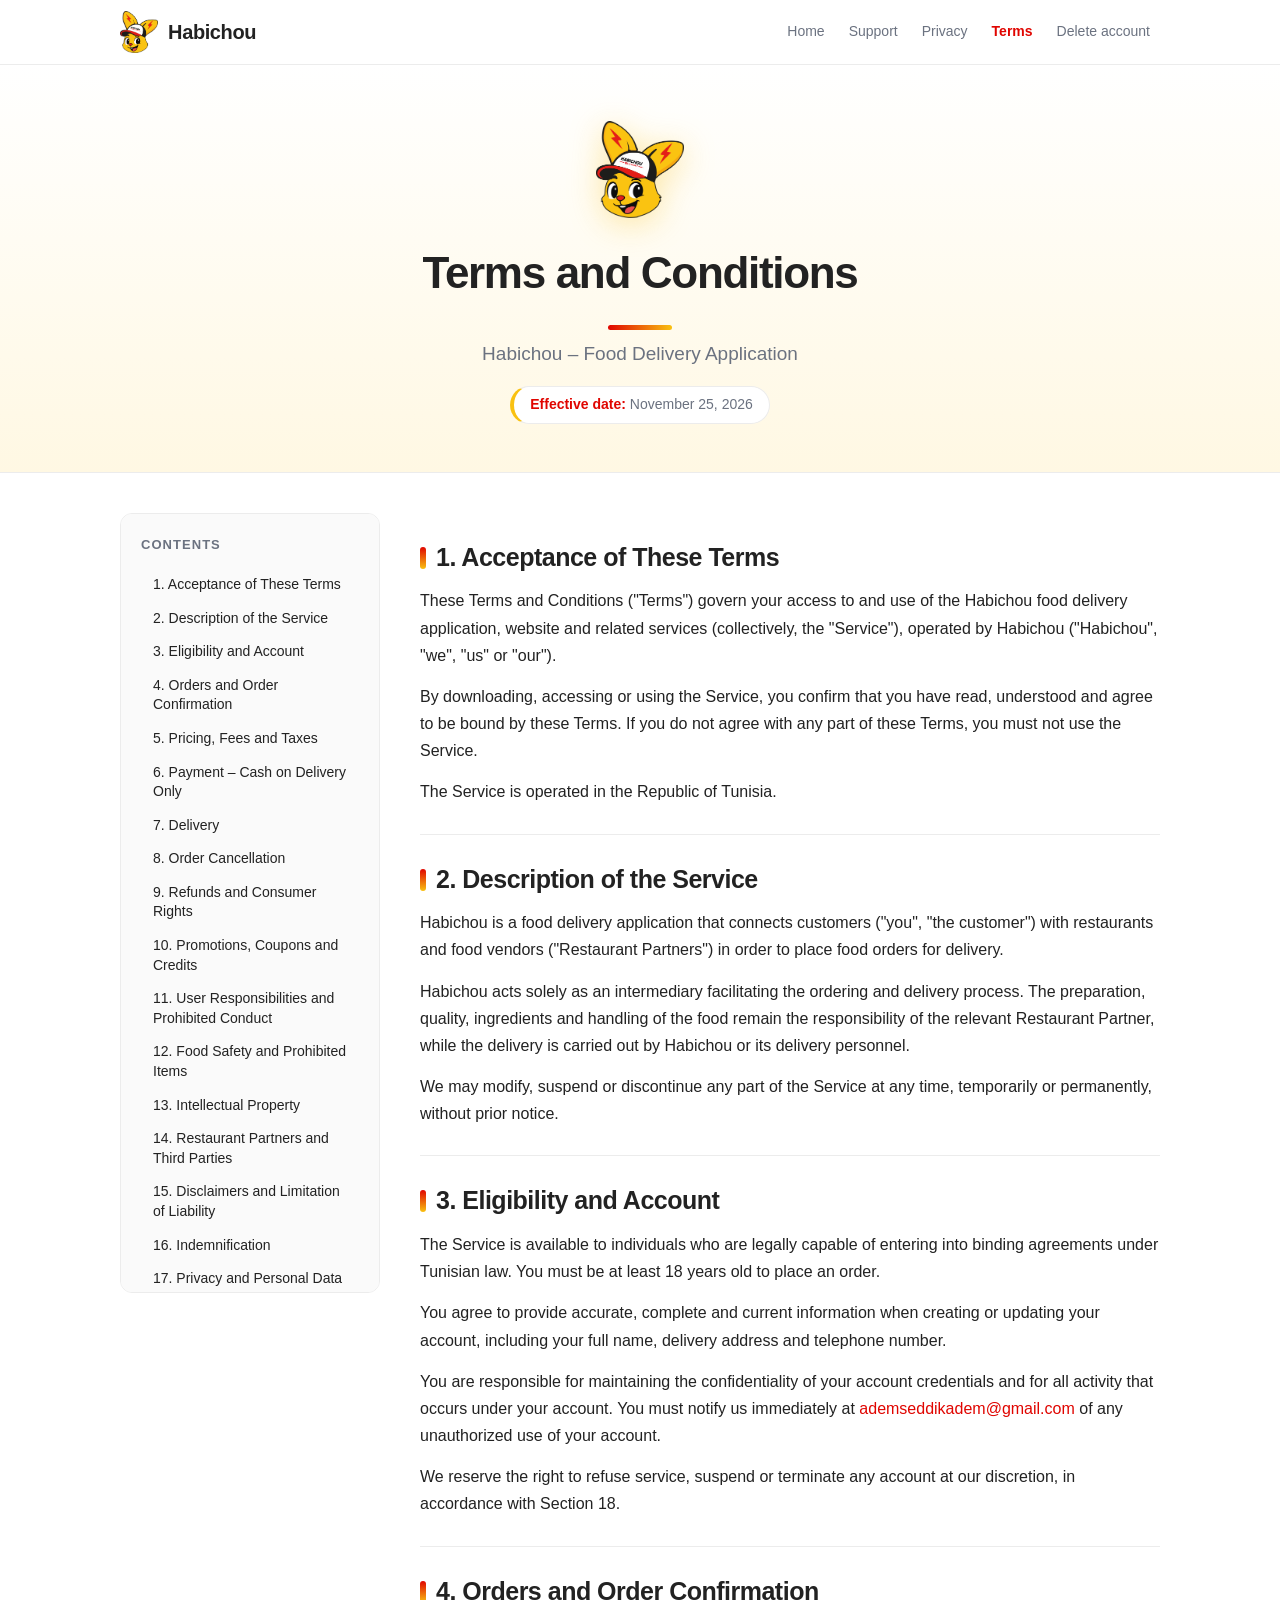
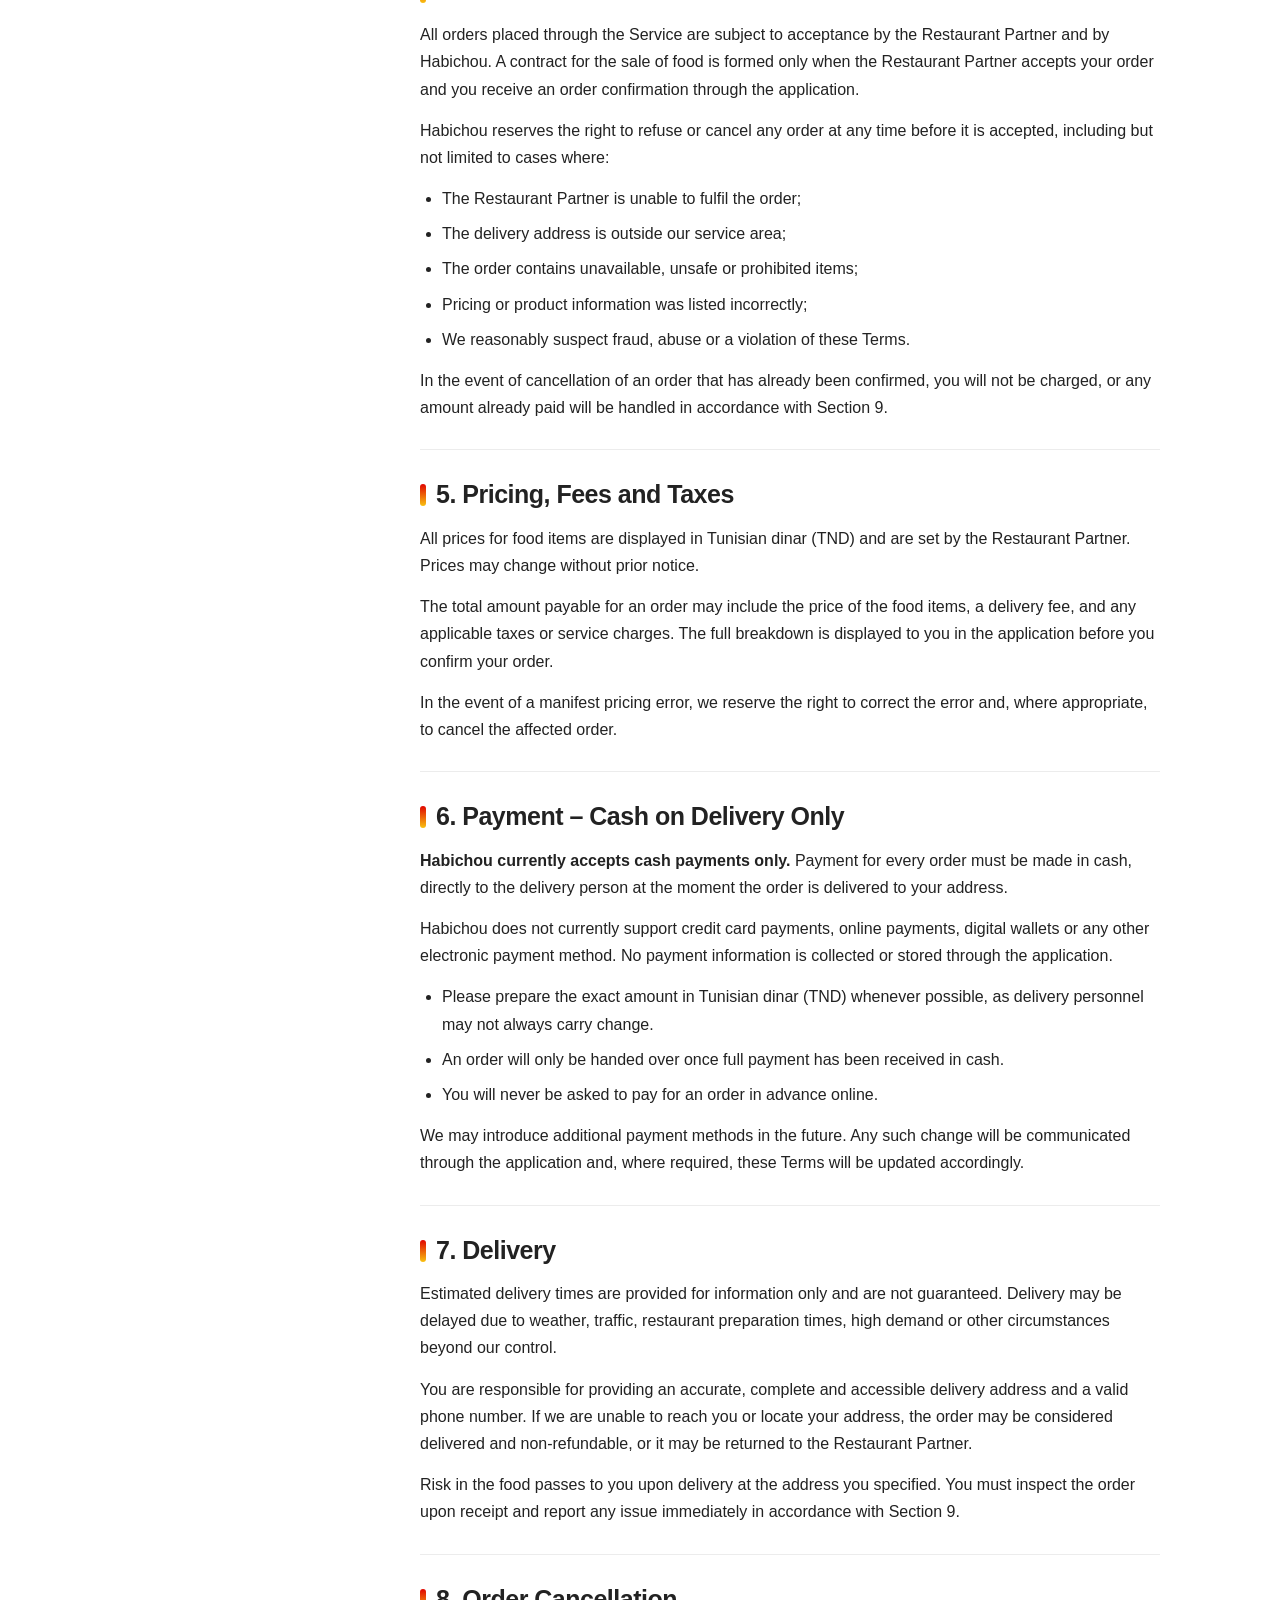
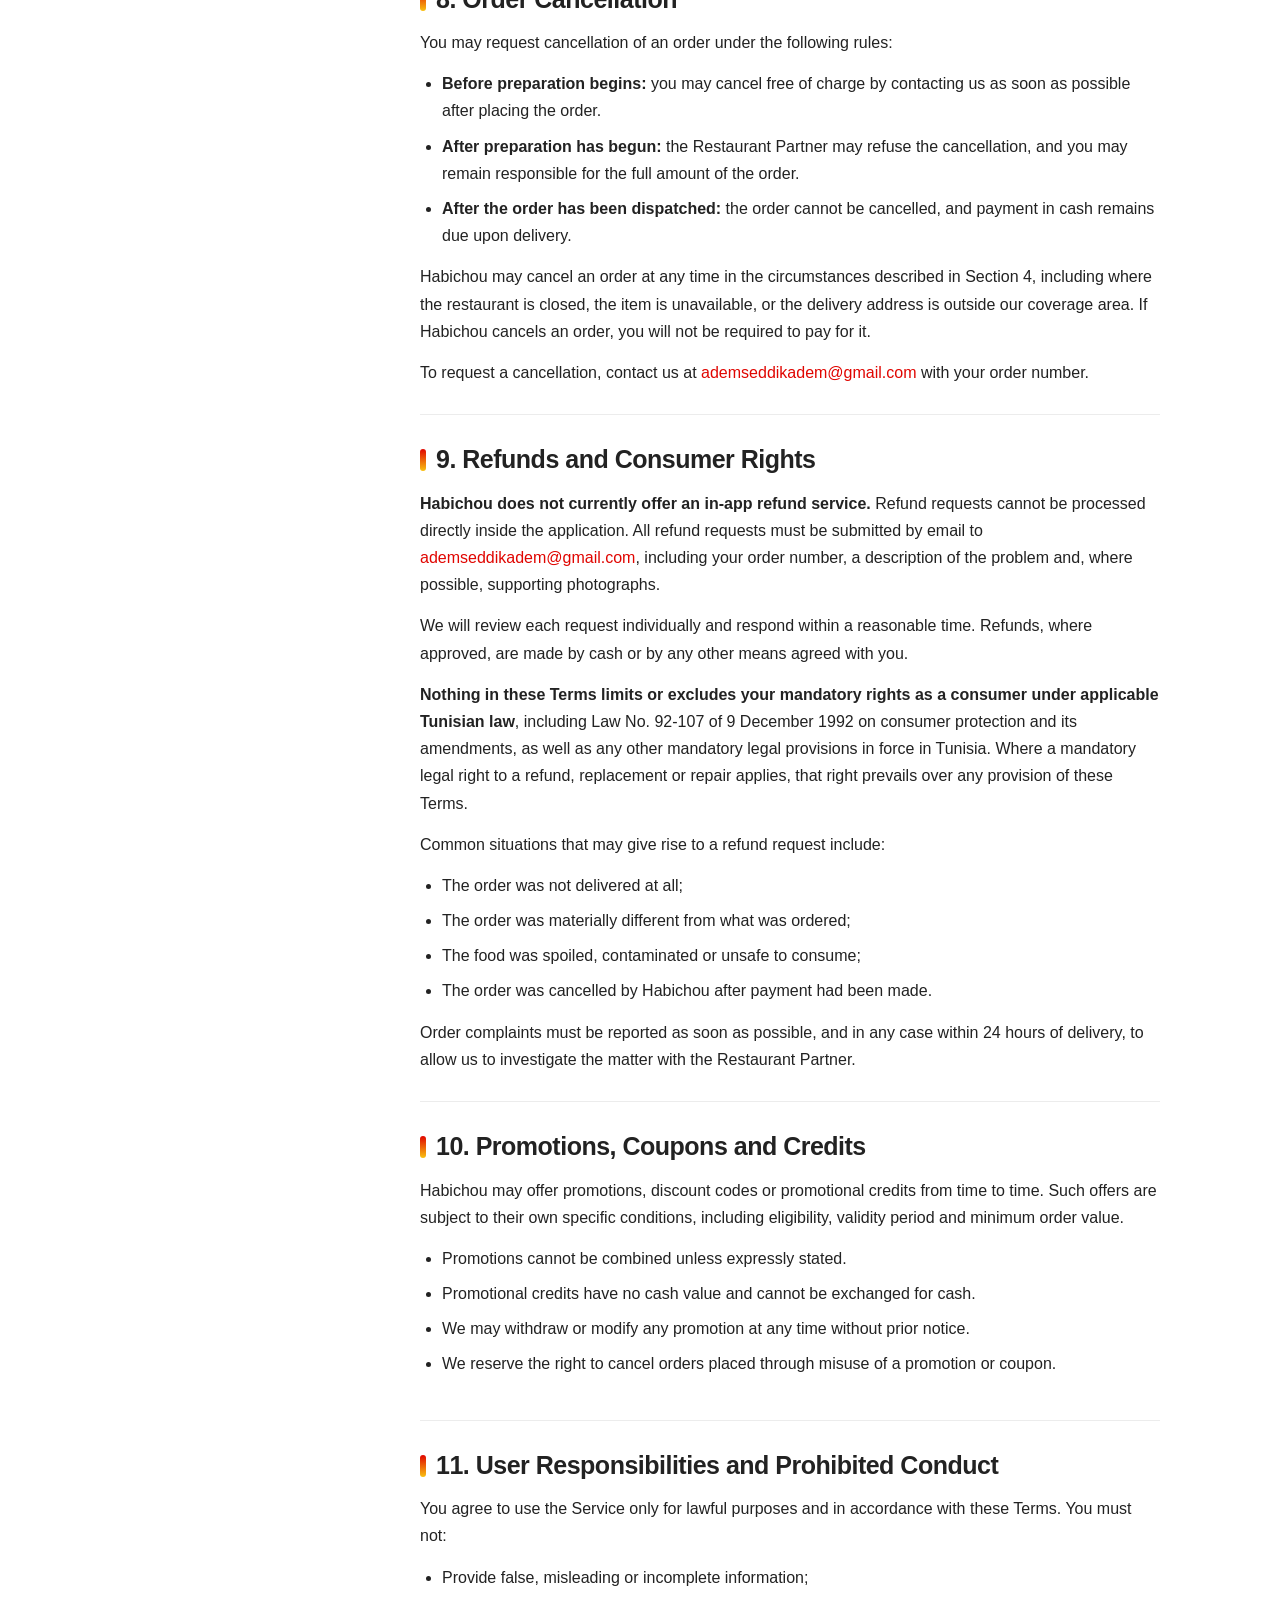
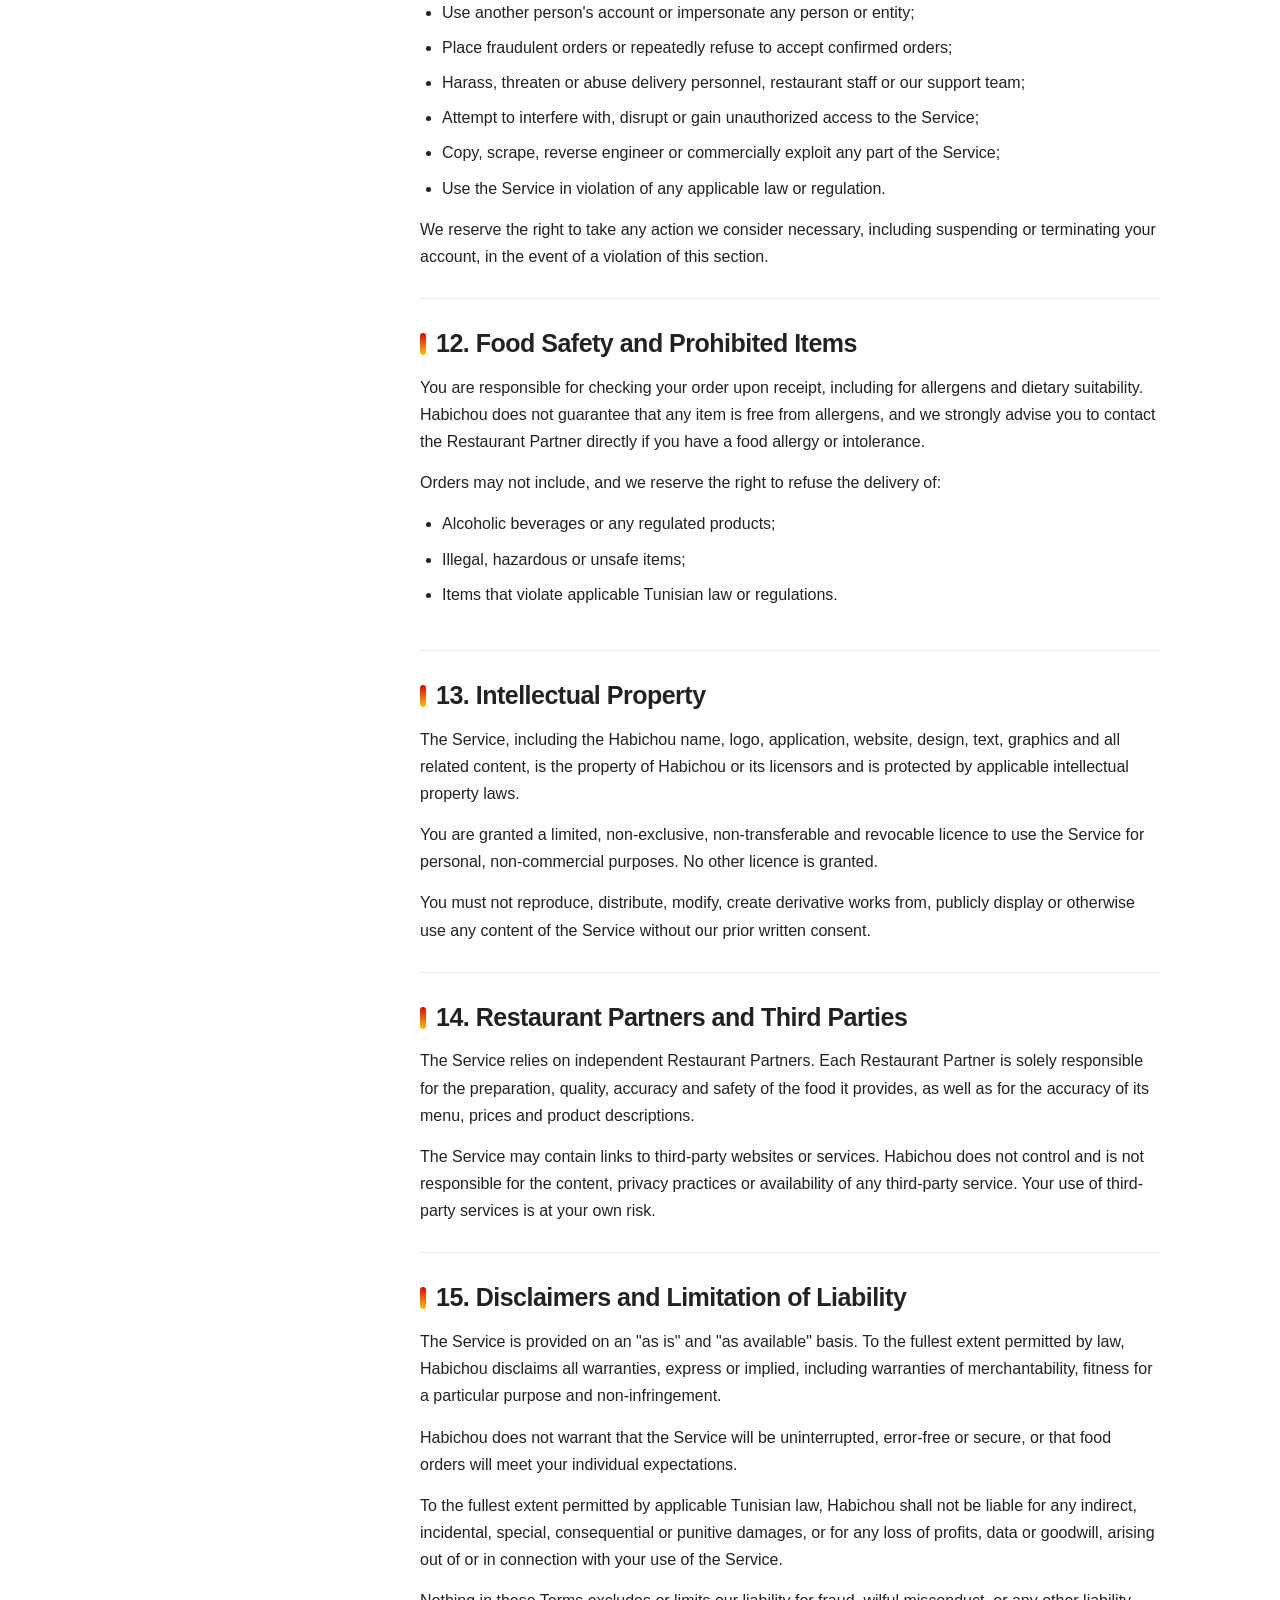
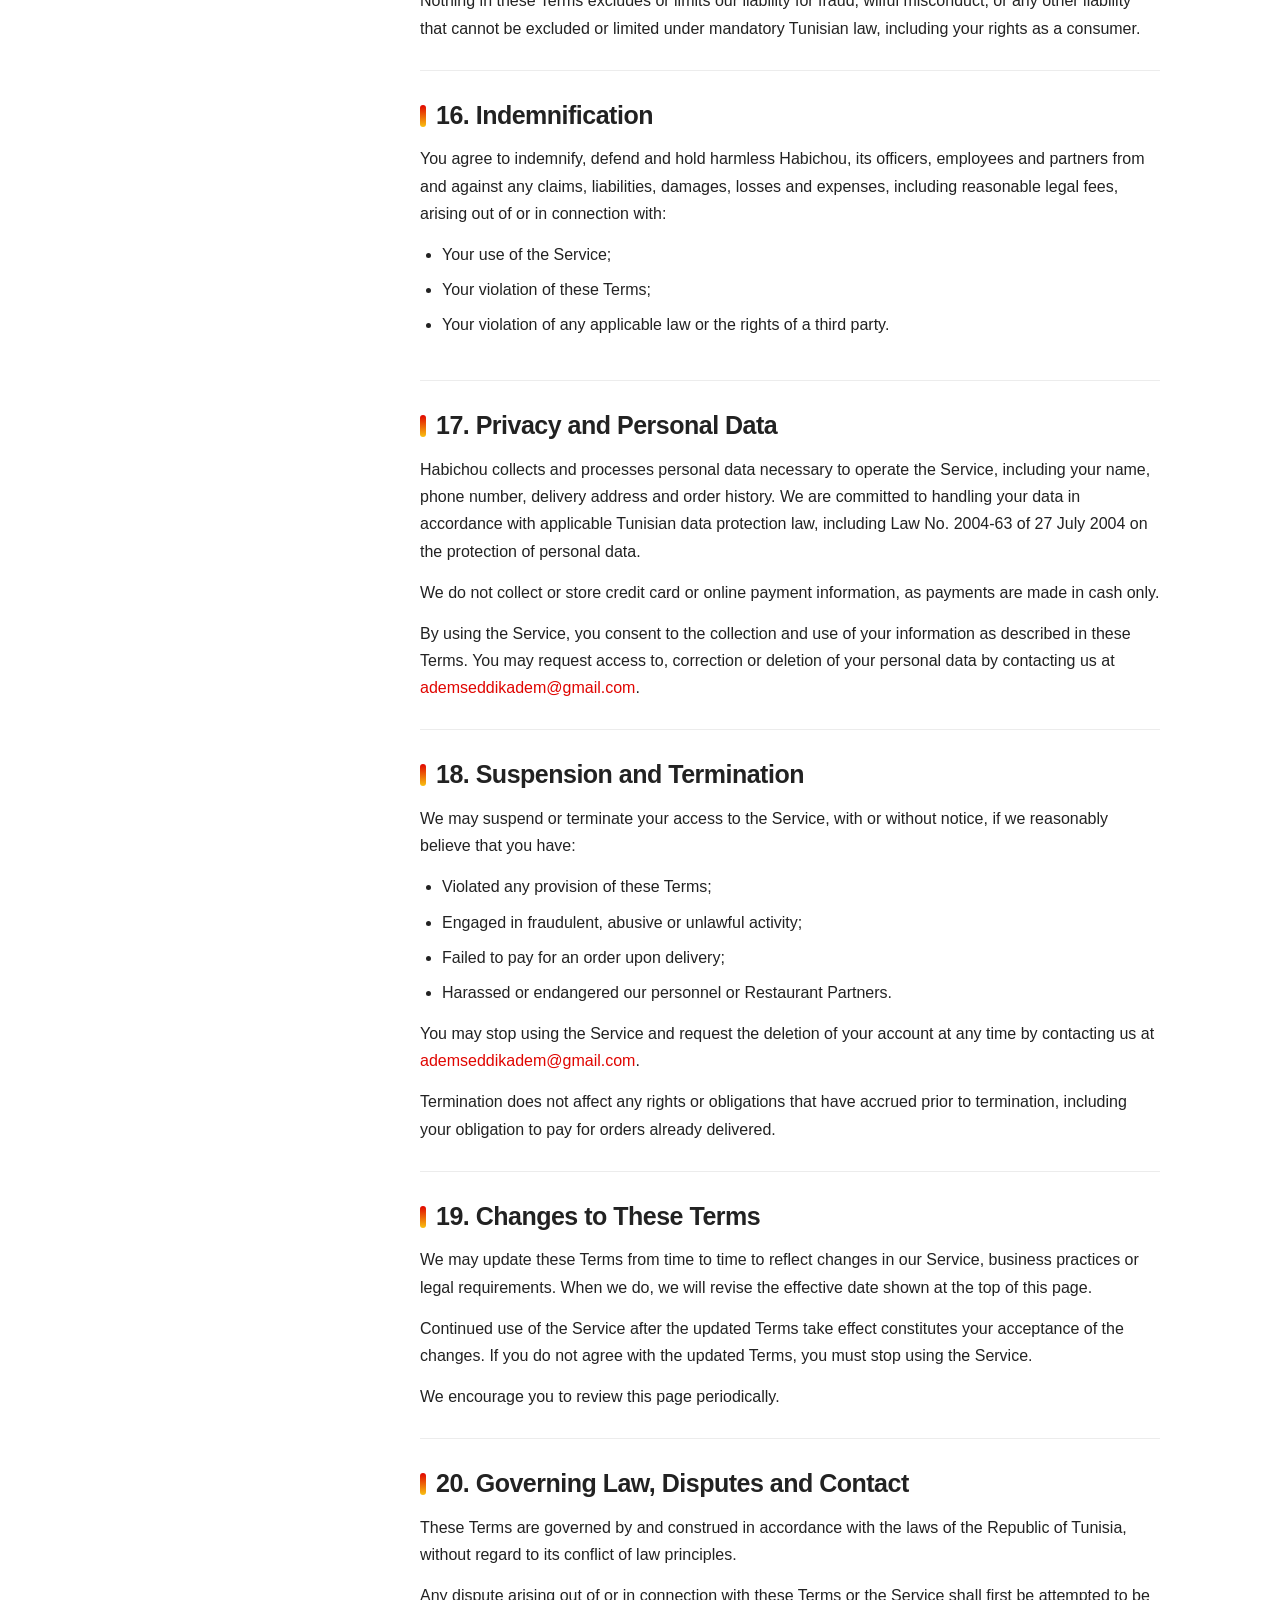
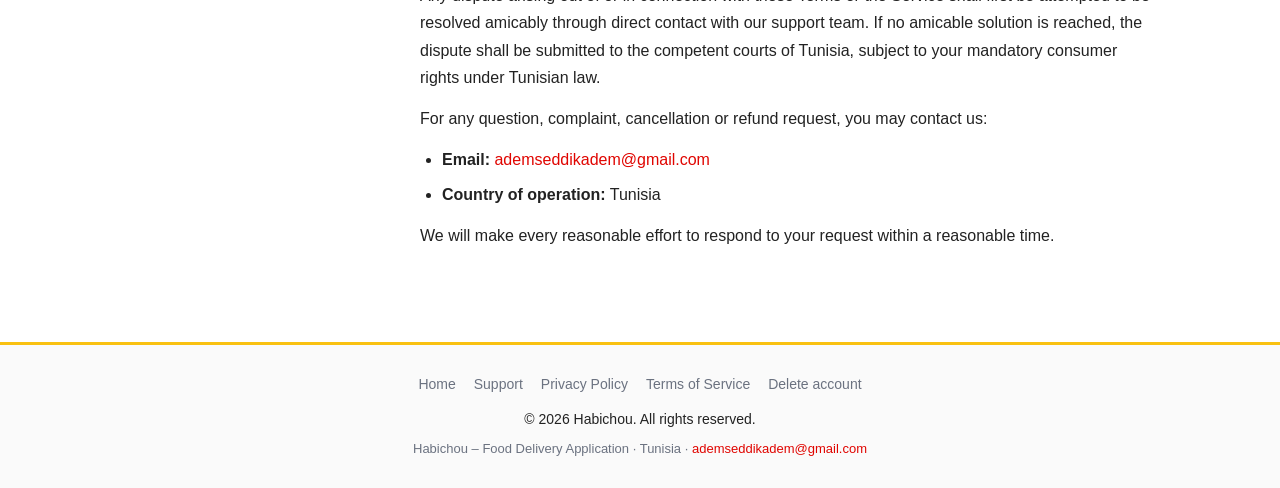
<file: terms.html>
<!DOCTYPE html>
<html lang="en">
<head>
  <meta charset="UTF-8">
  <meta name="viewport" content="width=device-width, initial-scale=1.0">

  <!-- SEO -->
  <title>Habichou | Terms and Conditions</title>
  <meta name="description" content="Read the Terms and Conditions for the Habichou food delivery application, including orders, cash on delivery payment, delivery, cancellation, and refund policies.">
  <meta name="robots" content="index, follow">
  <meta property="og:title" content="Habichou | Terms and Conditions">
  <meta property="og:description" content="Terms and Conditions for the Habichou food delivery application.">
  <meta property="og:type" content="website">

  <link rel="icon" type="image/png" href="/logo.png">
  <link rel="stylesheet" href="/styles.css">
</head>
<body>

  <!-- Header -->
  <header class="site-header">
    <div class="container header-inner">
      <a href="#top" class="brand" aria-label="Habichou home">
        <img src="/logo.png" alt="Habichou logo" class="brand-logo" width="40" height="44">
        <span class="brand-name">Habichou</span>
      </a>
      <nav class="site-nav" aria-label="Main navigation">
        <a href="/">Home</a>
        <a href="/support">Support</a>
        <a href="/privacy">Privacy</a>
        <a href="/terms" aria-current="page">Terms</a>
        <a href="/delete-account">Delete account</a>
      </nav>
    </div>
  </header>

  <!-- Hero / page title -->
  <section class="hero" id="top">
    <div class="container">
      <img src="/logo.png" alt="Habichou logo" class="hero-logo">
      <h1 class="hero-title">Terms and Conditions</h1>
      <p class="hero-subtitle">Habichou – Food Delivery Application</p>
      <p class="hero-date"><span class="date-label">Effective date:</span> November 25, 2026</p>
    </div>
  </section>

  <!-- Main content -->
  <main class="container layout">

    <!-- Table of contents -->
    <nav class="toc" aria-label="Table of contents">
      <h2 class="toc-title">Contents</h2>
      <ol class="toc-list">
        <li><a href="#section-1">1. Acceptance of These Terms</a></li>
        <li><a href="#section-2">2. Description of the Service</a></li>
        <li><a href="#section-3">3. Eligibility and Account</a></li>
        <li><a href="#section-4">4. Orders and Order Confirmation</a></li>
        <li><a href="#section-5">5. Pricing, Fees and Taxes</a></li>
        <li><a href="#section-6">6. Payment – Cash on Delivery Only</a></li>
        <li><a href="#section-7">7. Delivery</a></li>
        <li><a href="#section-8">8. Order Cancellation</a></li>
        <li><a href="#section-9">9. Refunds and Consumer Rights</a></li>
        <li><a href="#section-10">10. Promotions, Coupons and Credits</a></li>
        <li><a href="#section-11">11. User Responsibilities and Prohibited Conduct</a></li>
        <li><a href="#section-12">12. Food Safety and Prohibited Items</a></li>
        <li><a href="#section-13">13. Intellectual Property</a></li>
        <li><a href="#section-14">14. Restaurant Partners and Third Parties</a></li>
        <li><a href="#section-15">15. Disclaimers and Limitation of Liability</a></li>
        <li><a href="#section-16">16. Indemnification</a></li>
        <li><a href="#section-17">17. Privacy and Personal Data</a></li>
        <li><a href="#section-18">18. Suspension and Termination</a></li>
        <li><a href="#section-19">19. Changes to These Terms</a></li>
        <li><a href="#section-20">20. Governing Law, Disputes and Contact</a></li>
      </ol>
    </nav>

    <!-- Legal sections -->
    <article class="content">

      <section id="section-1">
        <h2>1. Acceptance of These Terms</h2>
        <p>These Terms and Conditions ("Terms") govern your access to and use of the Habichou food delivery application, website and related services (collectively, the "Service"), operated by Habichou ("Habichou", "we", "us" or "our").</p>
        <p>By downloading, accessing or using the Service, you confirm that you have read, understood and agree to be bound by these Terms. If you do not agree with any part of these Terms, you must not use the Service.</p>
        <p>The Service is operated in the Republic of Tunisia.</p>
      </section>

      <section id="section-2">
        <h2>2. Description of the Service</h2>
        <p>Habichou is a food delivery application that connects customers ("you", "the customer") with restaurants and food vendors ("Restaurant Partners") in order to place food orders for delivery.</p>
        <p>Habichou acts solely as an intermediary facilitating the ordering and delivery process. The preparation, quality, ingredients and handling of the food remain the responsibility of the relevant Restaurant Partner, while the delivery is carried out by Habichou or its delivery personnel.</p>
        <p>We may modify, suspend or discontinue any part of the Service at any time, temporarily or permanently, without prior notice.</p>
      </section>

      <section id="section-3">
        <h2>3. Eligibility and Account</h2>
        <p>The Service is available to individuals who are legally capable of entering into binding agreements under Tunisian law. You must be at least 18 years old to place an order.</p>
        <p>You agree to provide accurate, complete and current information when creating or updating your account, including your full name, delivery address and telephone number.</p>
        <p>You are responsible for maintaining the confidentiality of your account credentials and for all activity that occurs under your account. You must notify us immediately at <a href="mailto:ademseddikadem@gmail.com">ademseddikadem@gmail.com</a> of any unauthorized use of your account.</p>
        <p>We reserve the right to refuse service, suspend or terminate any account at our discretion, in accordance with Section 18.</p>
      </section>

      <section id="section-4">
        <h2>4. Orders and Order Confirmation</h2>
        <p>All orders placed through the Service are subject to acceptance by the Restaurant Partner and by Habichou. A contract for the sale of food is formed only when the Restaurant Partner accepts your order and you receive an order confirmation through the application.</p>
        <p>Habichou reserves the right to refuse or cancel any order at any time before it is accepted, including but not limited to cases where:</p>
        <ul>
          <li>The Restaurant Partner is unable to fulfil the order;</li>
          <li>The delivery address is outside our service area;</li>
          <li>The order contains unavailable, unsafe or prohibited items;</li>
          <li>Pricing or product information was listed incorrectly;</li>
          <li>We reasonably suspect fraud, abuse or a violation of these Terms.</li>
        </ul>
        <p>In the event of cancellation of an order that has already been confirmed, you will not be charged, or any amount already paid will be handled in accordance with Section 9.</p>
      </section>

      <section id="section-5">
        <h2>5. Pricing, Fees and Taxes</h2>
        <p>All prices for food items are displayed in Tunisian dinar (TND) and are set by the Restaurant Partner. Prices may change without prior notice.</p>
        <p>The total amount payable for an order may include the price of the food items, a delivery fee, and any applicable taxes or service charges. The full breakdown is displayed to you in the application before you confirm your order.</p>
        <p>In the event of a manifest pricing error, we reserve the right to correct the error and, where appropriate, to cancel the affected order.</p>
      </section>

      <section id="section-6">
        <h2>6. Payment – Cash on Delivery Only</h2>
        <p><strong>Habichou currently accepts cash payments only.</strong> Payment for every order must be made in cash, directly to the delivery person at the moment the order is delivered to your address.</p>
        <p>Habichou does not currently support credit card payments, online payments, digital wallets or any other electronic payment method. No payment information is collected or stored through the application.</p>
        <ul>
          <li>Please prepare the exact amount in Tunisian dinar (TND) whenever possible, as delivery personnel may not always carry change.</li>
          <li>An order will only be handed over once full payment has been received in cash.</li>
          <li>You will never be asked to pay for an order in advance online.</li>
        </ul>
        <p>We may introduce additional payment methods in the future. Any such change will be communicated through the application and, where required, these Terms will be updated accordingly.</p>
      </section>

      <section id="section-7">
        <h2>7. Delivery</h2>
        <p>Estimated delivery times are provided for information only and are not guaranteed. Delivery may be delayed due to weather, traffic, restaurant preparation times, high demand or other circumstances beyond our control.</p>
        <p>You are responsible for providing an accurate, complete and accessible delivery address and a valid phone number. If we are unable to reach you or locate your address, the order may be considered delivered and non-refundable, or it may be returned to the Restaurant Partner.</p>
        <p>Risk in the food passes to you upon delivery at the address you specified. You must inspect the order upon receipt and report any issue immediately in accordance with Section 9.</p>
      </section>

      <section id="section-8">
        <h2>8. Order Cancellation</h2>
        <p>You may request cancellation of an order under the following rules:</p>
        <ul>
          <li><strong>Before preparation begins:</strong> you may cancel free of charge by contacting us as soon as possible after placing the order.</li>
          <li><strong>After preparation has begun:</strong> the Restaurant Partner may refuse the cancellation, and you may remain responsible for the full amount of the order.</li>
          <li><strong>After the order has been dispatched:</strong> the order cannot be cancelled, and payment in cash remains due upon delivery.</li>
        </ul>
        <p>Habichou may cancel an order at any time in the circumstances described in Section 4, including where the restaurant is closed, the item is unavailable, or the delivery address is outside our coverage area. If Habichou cancels an order, you will not be required to pay for it.</p>
        <p>To request a cancellation, contact us at <a href="mailto:ademseddikadem@gmail.com">ademseddikadem@gmail.com</a> with your order number.</p>
      </section>

      <section id="section-9">
        <h2>9. Refunds and Consumer Rights</h2>
        <p><strong>Habichou does not currently offer an in-app refund service.</strong> Refund requests cannot be processed directly inside the application. All refund requests must be submitted by email to <a href="mailto:ademseddikadem@gmail.com">ademseddikadem@gmail.com</a>, including your order number, a description of the problem and, where possible, supporting photographs.</p>
        <p>We will review each request individually and respond within a reasonable time. Refunds, where approved, are made by cash or by any other means agreed with you.</p>
        <p><strong>Nothing in these Terms limits or excludes your mandatory rights as a consumer under applicable Tunisian law</strong>, including Law No. 92-107 of 9 December 1992 on consumer protection and its amendments, as well as any other mandatory legal provisions in force in Tunisia. Where a mandatory legal right to a refund, replacement or repair applies, that right prevails over any provision of these Terms.</p>
        <p>Common situations that may give rise to a refund request include:</p>
        <ul>
          <li>The order was not delivered at all;</li>
          <li>The order was materially different from what was ordered;</li>
          <li>The food was spoiled, contaminated or unsafe to consume;</li>
          <li>The order was cancelled by Habichou after payment had been made.</li>
        </ul>
        <p>Order complaints must be reported as soon as possible, and in any case within 24 hours of delivery, to allow us to investigate the matter with the Restaurant Partner.</p>
      </section>

      <section id="section-10">
        <h2>10. Promotions, Coupons and Credits</h2>
        <p>Habichou may offer promotions, discount codes or promotional credits from time to time. Such offers are subject to their own specific conditions, including eligibility, validity period and minimum order value.</p>
        <ul>
          <li>Promotions cannot be combined unless expressly stated.</li>
          <li>Promotional credits have no cash value and cannot be exchanged for cash.</li>
          <li>We may withdraw or modify any promotion at any time without prior notice.</li>
          <li>We reserve the right to cancel orders placed through misuse of a promotion or coupon.</li>
        </ul>
      </section>

      <section id="section-11">
        <h2>11. User Responsibilities and Prohibited Conduct</h2>
        <p>You agree to use the Service only for lawful purposes and in accordance with these Terms. You must not:</p>
        <ul>
          <li>Provide false, misleading or incomplete information;</li>
          <li>Use another person's account or impersonate any person or entity;</li>
          <li>Place fraudulent orders or repeatedly refuse to accept confirmed orders;</li>
          <li>Harass, threaten or abuse delivery personnel, restaurant staff or our support team;</li>
          <li>Attempt to interfere with, disrupt or gain unauthorized access to the Service;</li>
          <li>Copy, scrape, reverse engineer or commercially exploit any part of the Service;</li>
          <li>Use the Service in violation of any applicable law or regulation.</li>
        </ul>
        <p>We reserve the right to take any action we consider necessary, including suspending or terminating your account, in the event of a violation of this section.</p>
      </section>

      <section id="section-12">
        <h2>12. Food Safety and Prohibited Items</h2>
        <p>You are responsible for checking your order upon receipt, including for allergens and dietary suitability. Habichou does not guarantee that any item is free from allergens, and we strongly advise you to contact the Restaurant Partner directly if you have a food allergy or intolerance.</p>
        <p>Orders may not include, and we reserve the right to refuse the delivery of:</p>
        <ul>
          <li>Alcoholic beverages or any regulated products;</li>
          <li>Illegal, hazardous or unsafe items;</li>
          <li>Items that violate applicable Tunisian law or regulations.</li>
        </ul>
      </section>

      <section id="section-13">
        <h2>13. Intellectual Property</h2>
        <p>The Service, including the Habichou name, logo, application, website, design, text, graphics and all related content, is the property of Habichou or its licensors and is protected by applicable intellectual property laws.</p>
        <p>You are granted a limited, non-exclusive, non-transferable and revocable licence to use the Service for personal, non-commercial purposes. No other licence is granted.</p>
        <p>You must not reproduce, distribute, modify, create derivative works from, publicly display or otherwise use any content of the Service without our prior written consent.</p>
      </section>

      <section id="section-14">
        <h2>14. Restaurant Partners and Third Parties</h2>
        <p>The Service relies on independent Restaurant Partners. Each Restaurant Partner is solely responsible for the preparation, quality, accuracy and safety of the food it provides, as well as for the accuracy of its menu, prices and product descriptions.</p>
        <p>The Service may contain links to third-party websites or services. Habichou does not control and is not responsible for the content, privacy practices or availability of any third-party service. Your use of third-party services is at your own risk.</p>
      </section>

      <section id="section-15">
        <h2>15. Disclaimers and Limitation of Liability</h2>
        <p>The Service is provided on an "as is" and "as available" basis. To the fullest extent permitted by law, Habichou disclaims all warranties, express or implied, including warranties of merchantability, fitness for a particular purpose and non-infringement.</p>
        <p>Habichou does not warrant that the Service will be uninterrupted, error-free or secure, or that food orders will meet your individual expectations.</p>
        <p>To the fullest extent permitted by applicable Tunisian law, Habichou shall not be liable for any indirect, incidental, special, consequential or punitive damages, or for any loss of profits, data or goodwill, arising out of or in connection with your use of the Service.</p>
        <p>Nothing in these Terms excludes or limits our liability for fraud, wilful misconduct, or any other liability that cannot be excluded or limited under mandatory Tunisian law, including your rights as a consumer.</p>
      </section>

      <section id="section-16">
        <h2>16. Indemnification</h2>
        <p>You agree to indemnify, defend and hold harmless Habichou, its officers, employees and partners from and against any claims, liabilities, damages, losses and expenses, including reasonable legal fees, arising out of or in connection with:</p>
        <ul>
          <li>Your use of the Service;</li>
          <li>Your violation of these Terms;</li>
          <li>Your violation of any applicable law or the rights of a third party.</li>
        </ul>
      </section>

      <section id="section-17">
        <h2>17. Privacy and Personal Data</h2>
        <p>Habichou collects and processes personal data necessary to operate the Service, including your name, phone number, delivery address and order history. We are committed to handling your data in accordance with applicable Tunisian data protection law, including Law No. 2004-63 of 27 July 2004 on the protection of personal data.</p>
        <p>We do not collect or store credit card or online payment information, as payments are made in cash only.</p>
        <p>By using the Service, you consent to the collection and use of your information as described in these Terms. You may request access to, correction or deletion of your personal data by contacting us at <a href="mailto:ademseddikadem@gmail.com">ademseddikadem@gmail.com</a>.</p>
      </section>

      <section id="section-18">
        <h2>18. Suspension and Termination</h2>
        <p>We may suspend or terminate your access to the Service, with or without notice, if we reasonably believe that you have:</p>
        <ul>
          <li>Violated any provision of these Terms;</li>
          <li>Engaged in fraudulent, abusive or unlawful activity;</li>
          <li>Failed to pay for an order upon delivery;</li>
          <li>Harassed or endangered our personnel or Restaurant Partners.</li>
        </ul>
        <p>You may stop using the Service and request the deletion of your account at any time by contacting us at <a href="mailto:ademseddikadem@gmail.com">ademseddikadem@gmail.com</a>.</p>
        <p>Termination does not affect any rights or obligations that have accrued prior to termination, including your obligation to pay for orders already delivered.</p>
      </section>

      <section id="section-19">
        <h2>19. Changes to These Terms</h2>
        <p>We may update these Terms from time to time to reflect changes in our Service, business practices or legal requirements. When we do, we will revise the effective date shown at the top of this page.</p>
        <p>Continued use of the Service after the updated Terms take effect constitutes your acceptance of the changes. If you do not agree with the updated Terms, you must stop using the Service.</p>
        <p>We encourage you to review this page periodically.</p>
      </section>

      <section id="section-20">
        <h2>20. Governing Law, Disputes and Contact</h2>
        <p>These Terms are governed by and construed in accordance with the laws of the Republic of Tunisia, without regard to its conflict of law principles.</p>
        <p>Any dispute arising out of or in connection with these Terms or the Service shall first be attempted to be resolved amicably through direct contact with our support team. If no amicable solution is reached, the dispute shall be submitted to the competent courts of Tunisia, subject to your mandatory consumer rights under Tunisian law.</p>
        <p>For any question, complaint, cancellation or refund request, you may contact us:</p>
        <ul>
          <li><strong>Email:</strong> <a href="mailto:ademseddikadem@gmail.com">ademseddikadem@gmail.com</a></li>
          <li><strong>Country of operation:</strong> Tunisia</li>
        </ul>
        <p>We will make every reasonable effort to respond to your request within a reasonable time.</p>
      </section>

    </article>
  </main>

  <!-- Footer -->
  <footer class="site-footer">
    <div class="container footer-inner">
      <nav class="footer-nav" aria-label="Footer navigation">
        <a href="/">Home</a>
        <a href="/support">Support</a>
        <a href="/privacy">Privacy Policy</a>
        <a href="/terms">Terms of Service</a>
        <a href="/delete-account">Delete account</a>
      </nav>
      <p>&copy; 2026 Habichou. All rights reserved.</p>
      <p class="footer-note">Habichou – Food Delivery Application · Tunisia · <a href="mailto:ademseddikadem@gmail.com">ademseddikadem@gmail.com</a></p>
    </div>
  </footer>

  <script src="/script.js"></script>
</body>
</html>
</file>
<file: styles.css>
/* ==========================================================================
   Habichou – Terms and Conditions
   Brand: #E00500 (primary) · #FFFFFF (background) · #222222 (text)
   ========================================================================== */

:root {
  --brand: #E00500;
  --brand-dark: #B50400;
  --brand-yellow: #F9C111;
  --bg: #FFFFFF;
  --text: #222222;
  --muted: #6B7280;
  --border: #ECECEC;
  --surface: #FAFAFA;
  --radius: 12px;
  --max-width: 1080px;
  --font: -apple-system, BlinkMacSystemFont, "Segoe UI", Roboto, "Helvetica Neue",
          Arial, "Noto Sans", sans-serif;
}

* {
  box-sizing: border-box;
}

html {
  scroll-behavior: smooth;
  scroll-padding-top: 88px; /* keep headings visible under sticky header */
}

body {
  margin: 0;
  font-family: var(--font);
  font-size: 16px;
  line-height: 1.7;
  color: var(--text);
  background: var(--bg);
  -webkit-font-smoothing: antialiased;
}

.container {
  width: 100%;
  max-width: var(--max-width);
  margin: 0 auto;
  padding: 0 20px;
}

a {
  color: var(--brand);
  text-decoration: none;
  transition: color 0.15s ease, background-color 0.15s ease, border-color 0.15s ease;
}

a:hover {
  color: var(--brand-dark);
}

/* --------------------------------------------------------------------------
   Header
   -------------------------------------------------------------------------- */

.site-header {
  position: sticky;
  top: 0;
  z-index: 100;
  background: rgba(255, 255, 255, 0.96);
  backdrop-filter: saturate(180%) blur(8px);
  border-bottom: 1px solid var(--border);
}

.header-inner {
  display: flex;
  align-items: center;
  justify-content: space-between;
  height: 64px;
}

.brand {
  display: inline-flex;
  align-items: center;
  gap: 10px;
  color: var(--text);
}

.brand:hover {
  color: var(--text);
}

.brand-logo {
  height: 42px;
  width: auto;
  display: block;
}

.brand-name {
  font-size: 20px;
  font-weight: 700;
  letter-spacing: -0.02em;
}

.header-tag {
  font-size: 13px;
  color: var(--muted);
  border: 1px solid var(--border);
  border-radius: 999px;
  padding: 4px 12px;
  background: var(--brand-yellow);
  color: var(--text);
  font-weight: 600;
}

/* --------------------------------------------------------------------------
   Hero / page title
   -------------------------------------------------------------------------- */

.hero {
  background: linear-gradient(180deg, #FFFFFF 0%, #FFF8E3 100%);
  border-bottom: 1px solid var(--border);
  padding: 56px 0 48px;
  text-align: center;
}

.hero-logo {
  width: 88px;
  height: auto;
  margin: 0 auto 18px;
  display: block;
  filter: drop-shadow(0 6px 16px rgba(249, 193, 17, 0.35));
}

.hero-title {
  margin: 0 0 8px;
  font-size: clamp(28px, 5vw, 44px);
  font-weight: 800;
  letter-spacing: -0.03em;
  color: var(--text);
}

.hero-title::after {
  content: "";
  display: block;
  width: 64px;
  height: 5px;
  margin: 14px auto 0;
  border-radius: 3px;
  background: linear-gradient(90deg, var(--brand) 0%, var(--brand-yellow) 100%);
}

.hero-subtitle {
  margin: 0 0 16px;
  font-size: clamp(16px, 2.5vw, 19px);
  color: var(--muted);
}

.hero-date {
  display: inline-block;
  margin: 0;
  font-size: 14px;
  color: var(--muted);
  background: #fff;
  border: 1px solid var(--border);
  border-left: 4px solid var(--brand-yellow);
  border-radius: 999px;
  padding: 6px 16px;
}

.date-label {
  color: var(--brand);
  font-weight: 600;
}

/* --------------------------------------------------------------------------
   Layout: TOC + content
   -------------------------------------------------------------------------- */

.layout {
  display: grid;
  grid-template-columns: 260px minmax(0, 1fr);
  gap: 40px;
  padding-top: 40px;
  padding-bottom: 64px;
  align-items: start;
}

/* Table of contents */

.toc {
  position: sticky;
  top: 88px;
  background: var(--surface);
  border: 1px solid var(--border);
  border-radius: var(--radius);
  padding: 20px;
  max-height: calc(100vh - 120px);
  overflow-y: auto;
}

.toc-title {
  margin: 0 0 12px;
  font-size: 13px;
  text-transform: uppercase;
  letter-spacing: 0.08em;
  color: var(--muted);
  font-weight: 700;
}

.toc-list {
  margin: 0;
  padding: 0;
  list-style: none;
  counter-reset: none;
}

.toc-list li {
  margin: 0;
}

.toc-list a {
  display: block;
  padding: 7px 10px;
  border-radius: 8px;
  font-size: 14px;
  line-height: 1.4;
  color: var(--text);
  border-left: 2px solid transparent;
}

.toc-list a:hover {
  background: #fff;
  color: var(--brand);
}

.toc-list a.active {
  color: var(--brand);
  background: #fff;
  border-left-color: var(--brand-yellow);
  font-weight: 600;
  box-shadow: inset 2px 0 0 var(--brand-yellow);
}

/* Content sections */

.content {
  min-width: 0;
}

.content section {
  padding: 28px 0;
  border-bottom: 1px solid var(--border);
}

.content section:last-child {
  border-bottom: none;
}

.content h2 {
  margin: 0 0 14px;
  font-size: clamp(20px, 3vw, 25px);
  font-weight: 700;
  letter-spacing: -0.02em;
  line-height: 1.3;
}

.content h2::before {
  content: "";
  display: inline-block;
  width: 6px;
  height: 22px;
  background: linear-gradient(180deg, var(--brand) 0%, var(--brand-yellow) 100%);
  border-radius: 3px;
  margin-right: 10px;
  vertical-align: -3px;
}

.content p {
  margin: 0 0 14px;
}

.content p:last-child {
  margin-bottom: 0;
}

.content ul {
  margin: 0 0 14px;
  padding-left: 22px;
}

.content li {
  margin-bottom: 8px;
}

.content li:last-child {
  margin-bottom: 0;
}

.content strong {
  color: var(--text);
}

/* --------------------------------------------------------------------------
   Footer
   -------------------------------------------------------------------------- */

.site-footer {
  background: var(--surface);
  border-top: 3px solid var(--brand-yellow);
  padding: 28px 0;
}

.footer-inner {
  text-align: center;
}

.footer-inner p {
  margin: 0;
  font-size: 14px;
  color: var(--text);
}

.footer-note {
  margin-top: 6px !important;
  color: var(--muted) !important;
  font-size: 13px !important;
}

/* --------------------------------------------------------------------------
   Responsive
   -------------------------------------------------------------------------- */

@media (max-width: 900px) {
  .layout {
    grid-template-columns: 1fr;
    gap: 24px;
    padding-top: 28px;
  }

  .toc {
    position: static;
    max-height: none;
  }

  .toc-list {
    columns: 2;
    column-gap: 16px;
  }

  .toc-list a {
    break-inside: avoid;
  }
}

@media (max-width: 600px) {
  html {
    scroll-padding-top: 76px;
  }

  .header-inner {
    height: 56px;
  }

  .header-tag {
    display: none;
  }

  .hero {
    padding: 36px 0 32px;
  }

  .toc-list {
    columns: 1;
  }

  .content section {
    padding: 22px 0;
  }

  .content h2::before {
    height: 18px;
    width: 5px;
    margin-right: 8px;
  }

  body {
    font-size: 15.5px;
  }
}

/* Accessibility: respect reduced-motion preferences */
@media (prefers-reduced-motion: reduce) {
  html {
    scroll-behavior: auto;
  }

  a {
    transition: none;
  }
}

/* --------------------------------------------------------------------------
   Navigation (header + footer)
   -------------------------------------------------------------------------- */

.site-nav {
  display: flex;
  align-items: center;
  gap: 4px;
  flex-wrap: wrap;
  justify-content: flex-end;
}

.site-nav a {
  font-size: 14px;
  font-weight: 500;
  color: var(--muted);
  padding: 6px 10px;
  border-radius: 8px;
}

.site-nav a:hover {
  color: var(--brand);
  background: #FFF8E3;
}

.site-nav a[aria-current="page"] {
  color: var(--brand);
  font-weight: 600;
}

.footer-nav {
  display: flex;
  flex-wrap: wrap;
  justify-content: center;
  gap: 8px 18px;
  margin-bottom: 12px;
}

.footer-nav a {
  font-size: 14px;
  color: var(--muted);
}

.footer-nav a:hover {
  color: var(--brand);
}

/* --------------------------------------------------------------------------
   Homepage
   -------------------------------------------------------------------------- */

.hero-home {
  padding: 64px 0 56px;
}

.hero-logo-lg {
  width: 120px;
}

.hero-tagline {
  max-width: 620px;
  margin: 18px auto 26px;
  font-size: clamp(16px, 2.4vw, 19px);
  line-height: 1.6;
  color: var(--text);
}

.hero-actions {
  display: flex;
  align-items: center;
  justify-content: center;
  gap: 12px;
  flex-wrap: wrap;
}

.hero-fineprint {
  margin: 18px 0 0;
  font-size: 13px;
  color: var(--muted);
}

/* Buttons */

.btn {
  display: inline-block;
  padding: 12px 26px;
  border-radius: 999px;
  font-size: 15px;
  font-weight: 600;
  line-height: 1.2;
  border: 1px solid transparent;
  cursor: pointer;
  transition: background-color 0.15s ease, color 0.15s ease, border-color 0.15s ease;
}

.btn-primary {
  background: var(--brand);
  color: #fff;
}

.btn-primary:hover {
  background: var(--brand-dark);
  color: #fff;
}

.btn-soft {
  background: var(--brand-yellow);
  color: var(--text);
  border-color: #E9B40C;
}

/* Page layout (privacy / terms / delete-account / homepage body) */

.page-main {
  padding-top: 44px;
  padding-bottom: 64px;
  max-width: 860px;
}

.page-intro h2,
.page-cta h2 {
  margin: 0 0 14px;
  font-size: clamp(22px, 3.5vw, 28px);
  font-weight: 700;
  letter-spacing: -0.02em;
}

.page-intro p {
  margin: 0 0 14px;
  font-size: 17px;
}

.page-cta {
  margin-top: 40px;
  padding: 32px 28px;
  background: var(--surface);
  border: 1px solid var(--border);
  border-left: 4px solid var(--brand-yellow);
  border-radius: var(--radius);
  text-align: center;
}

.page-cta p {
  margin: 0 0 18px;
  color: var(--muted);
}

/* Feature cards */

.feature-grid {
  display: grid;
  grid-template-columns: repeat(3, 1fr);
  gap: 18px;
  margin-top: 36px;
}

.feature-card {
  background: #fff;
  border: 1px solid var(--border);
  border-radius: var(--radius);
  padding: 22px 20px;
}

.feature-card:hover {
  border-color: var(--brand-yellow);
}

.feature-icon {
  font-size: 26px;
  display: block;
  margin-bottom: 10px;
}

.feature-card h3 {
  margin: 0 0 8px;
  font-size: 17px;
  font-weight: 700;
}

.feature-card p {
  margin: 0;
  font-size: 14.5px;
  color: var(--muted);
  line-height: 1.6;
}

/* Legal article (privacy, terms, delete-account) */

.legal section {
  padding: 26px 0;
  border-bottom: 1px solid var(--border);
}

.legal section:last-child {
  border-bottom: none;
}

.legal h2 {
  margin: 0 0 14px;
  font-size: clamp(20px, 3vw, 25px);
  font-weight: 700;
  letter-spacing: -0.02em;
  line-height: 1.3;
}

.legal h2::before {
  content: "";
  display: inline-block;
  width: 6px;
  height: 22px;
  background: linear-gradient(180deg, var(--brand) 0%, var(--brand-yellow) 100%);
  border-radius: 3px;
  margin-right: 10px;
  vertical-align: -3px;
}

.legal h3 {
  margin: 20px 0 8px;
  font-size: 17px;
  font-weight: 700;
  color: var(--brand);
}

.legal p {
  margin: 0 0 14px;
}

.legal ul {
  margin: 0 0 14px;
  padding-left: 22px;
}

.legal li {
  margin-bottom: 8px;
}

.legal li:last-child {
  margin-bottom: 0;
}

.legal strong {
  color: var(--text);
}

/* --------------------------------------------------------------------------
   FAQ accordion (Support page)
   -------------------------------------------------------------------------- */

.faq-item {
  background: var(--surface);
  border: 1px solid var(--border);
  border-radius: var(--radius);
  margin-bottom: 10px;
  overflow: hidden;
}

.faq-item[open] {
  background: #fff;
  border-color: var(--brand-yellow);
}

.faq-item summary {
  cursor: pointer;
  position: relative;
  padding: 14px 44px 14px 18px;
  font-size: 15.5px;
  font-weight: 600;
  line-height: 1.5;
  list-style: none;
}

.faq-item summary::-webkit-details-marker {
  display: none;
}

.faq-item summary::after {
  content: "+";
  position: absolute;
  right: 18px;
  top: 50%;
  transform: translateY(-50%);
  font-size: 19px;
  font-weight: 700;
  color: var(--brand);
}

.faq-item[open] summary::after {
  content: "\2013";
}

.faq-item summary:hover {
  color: var(--brand);
}

.faq-item p {
  margin: 0;
  padding: 0 18px 16px;
  color: var(--muted);
  line-height: 1.65;
}

/* Responsive additions */

@media (max-width: 600px) {
  .feature-grid {
    grid-template-columns: 1fr;
  }

  .site-nav a {
    padding: 6px 8px;
    font-size: 13.5px;
  }

  .hero-logo-lg {
    width: 96px;
  }

  .page-main {
    padding-top: 32px;
  }
}
</file>
